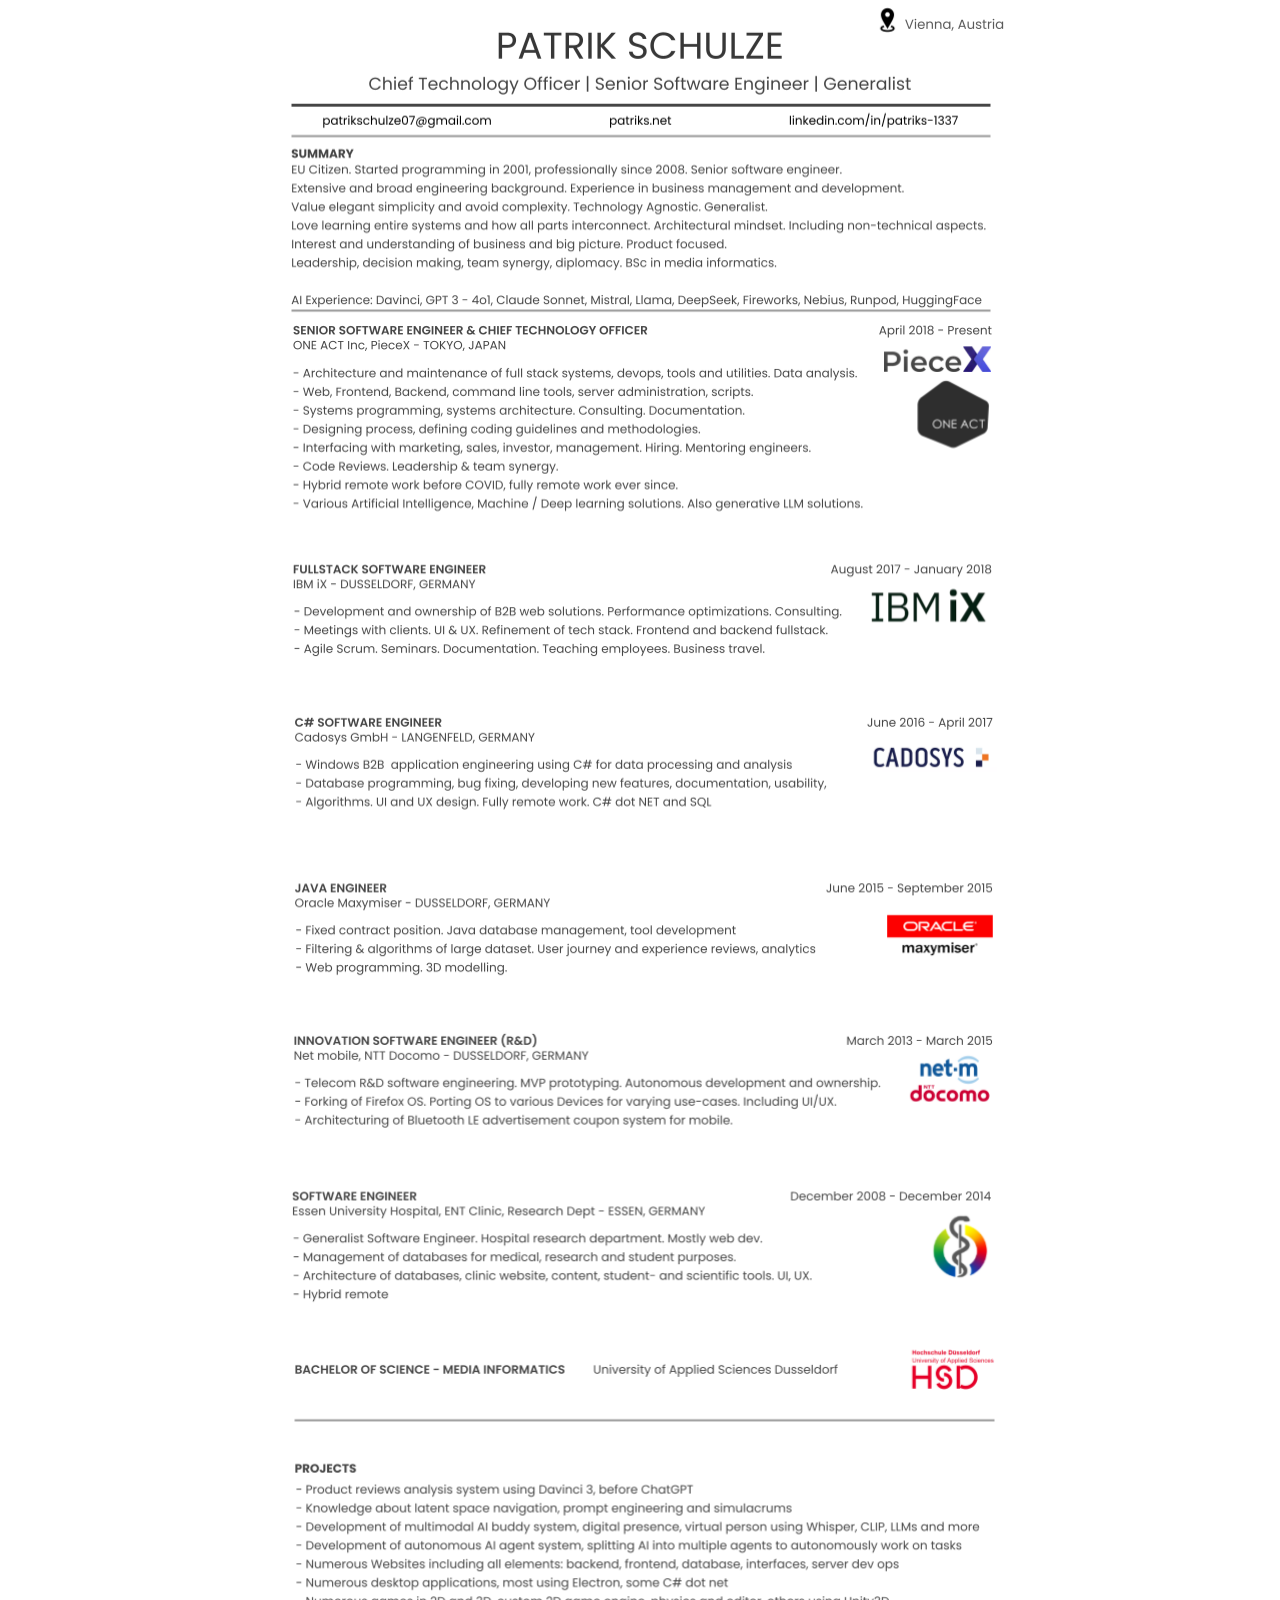
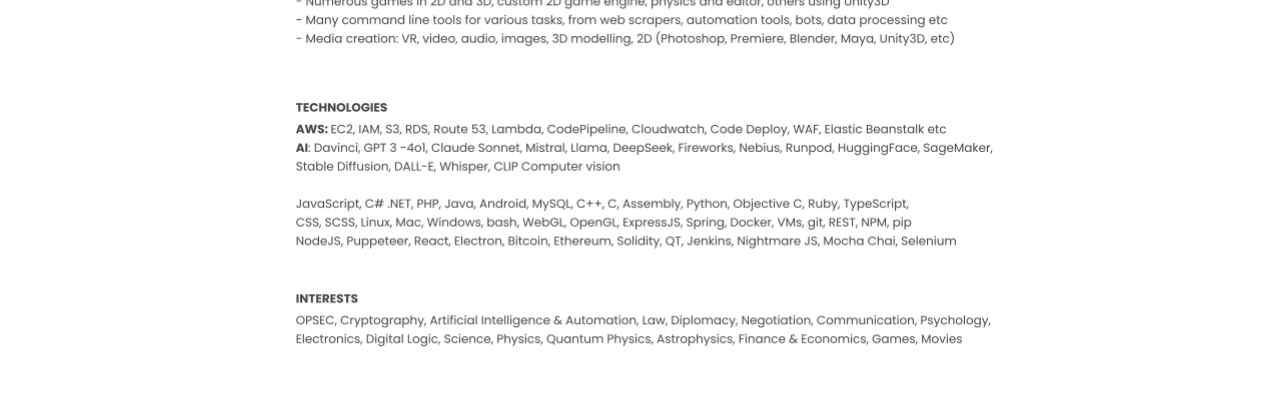
<file: index.html>
<html>
<head>
    <meta charset="UTF-8">

    <link rel="apple-touch-icon" sizes="180x180" href="/apple-icon-180x180.png">
    <link rel="icon" type="image/png" sizes="192x192"  href="/android-icon-192x192.png">
    <link rel="icon" type="image/png" sizes="32x32" href="/favicon-32x32.png">
    <link rel="icon" type="image/png" sizes="96x96" href="/favicon-96x96.png">
    <link rel="icon" type="image/png" sizes="16x16" href="/favicon-16x16.png">
    <meta name="msapplication-TileColor" content="#000000">
    <meta name="msapplication-TileImage" content="/ms-icon-144x144.png">
    <meta name="theme-color" content="#000000">

    <title>Portfolio of Patrik Schulze - CTO. Senior Software Engineer</title>
    <meta name="description" 
    content="Portfolio of Patrik Schulze. CTO. Senior Software Engineer. Skills. Projects. Experience.">

    <meta name="viewport" content="width=device-width, initial-scale=1.0">
    <style>
        body {
            font-family: sans-serif;
            margin: 0;
            padding: 0;
            background-color: #FFF;
            overflow-x: hidden;
        }
        
        body {
            --sb-track-color: #cecece;
            --sb-thumb-color: #383838;
            --sb-size: 10px;
        }

        body::-webkit-scrollbar {
            width: var(--sb-size)
        }

        body::-webkit-scrollbar-track {
            background: var(--sb-track-color);
        }

        body::-webkit-scrollbar-thumb {
            background: var(--sb-thumb-color);
        }

        @supports not selector(::-webkit-scrollbar) {
            body {
                scrollbar-color: var(--sb-thumb-color)
                                var(--sb-track-color);
            }
        }

        a {
            text-decoration: none;
            border: none;
        }

        a:hover {
            text-decoration: none;
            border: none;
        }

        .container {
            min-height: 100vh;
            display: flex;
            justify-content: flex-start;
            align-items: center;
            flex-direction: column;
            overflow-x: hidden;
        }

        .resume_page
        {
            max-width: 793px;
            width: 793px;
            aspect-ratio: 0.79/1;
            background-repeat: no-repeat;
            background-size: 100% auto;
            background-position: center;
            /* image-rendering: crisp-edges; */
        }

        @media (max-width: 800px) {
            .resume_page
            {
                max-width: 100vw;
                width: 100vw;
                aspect-ratio: 0.79/1;
            }
        }
    </style>
</head>
<body>

    <a class="container" href="./RESUME_2024.pdf" target="_blank"> 
        <img class="resume_page" src='./RESUME_2024_1.png' />
        <img class="resume_page" src='./RESUME_2024_2.png' />
    </a>

</body>
</html>
</file>
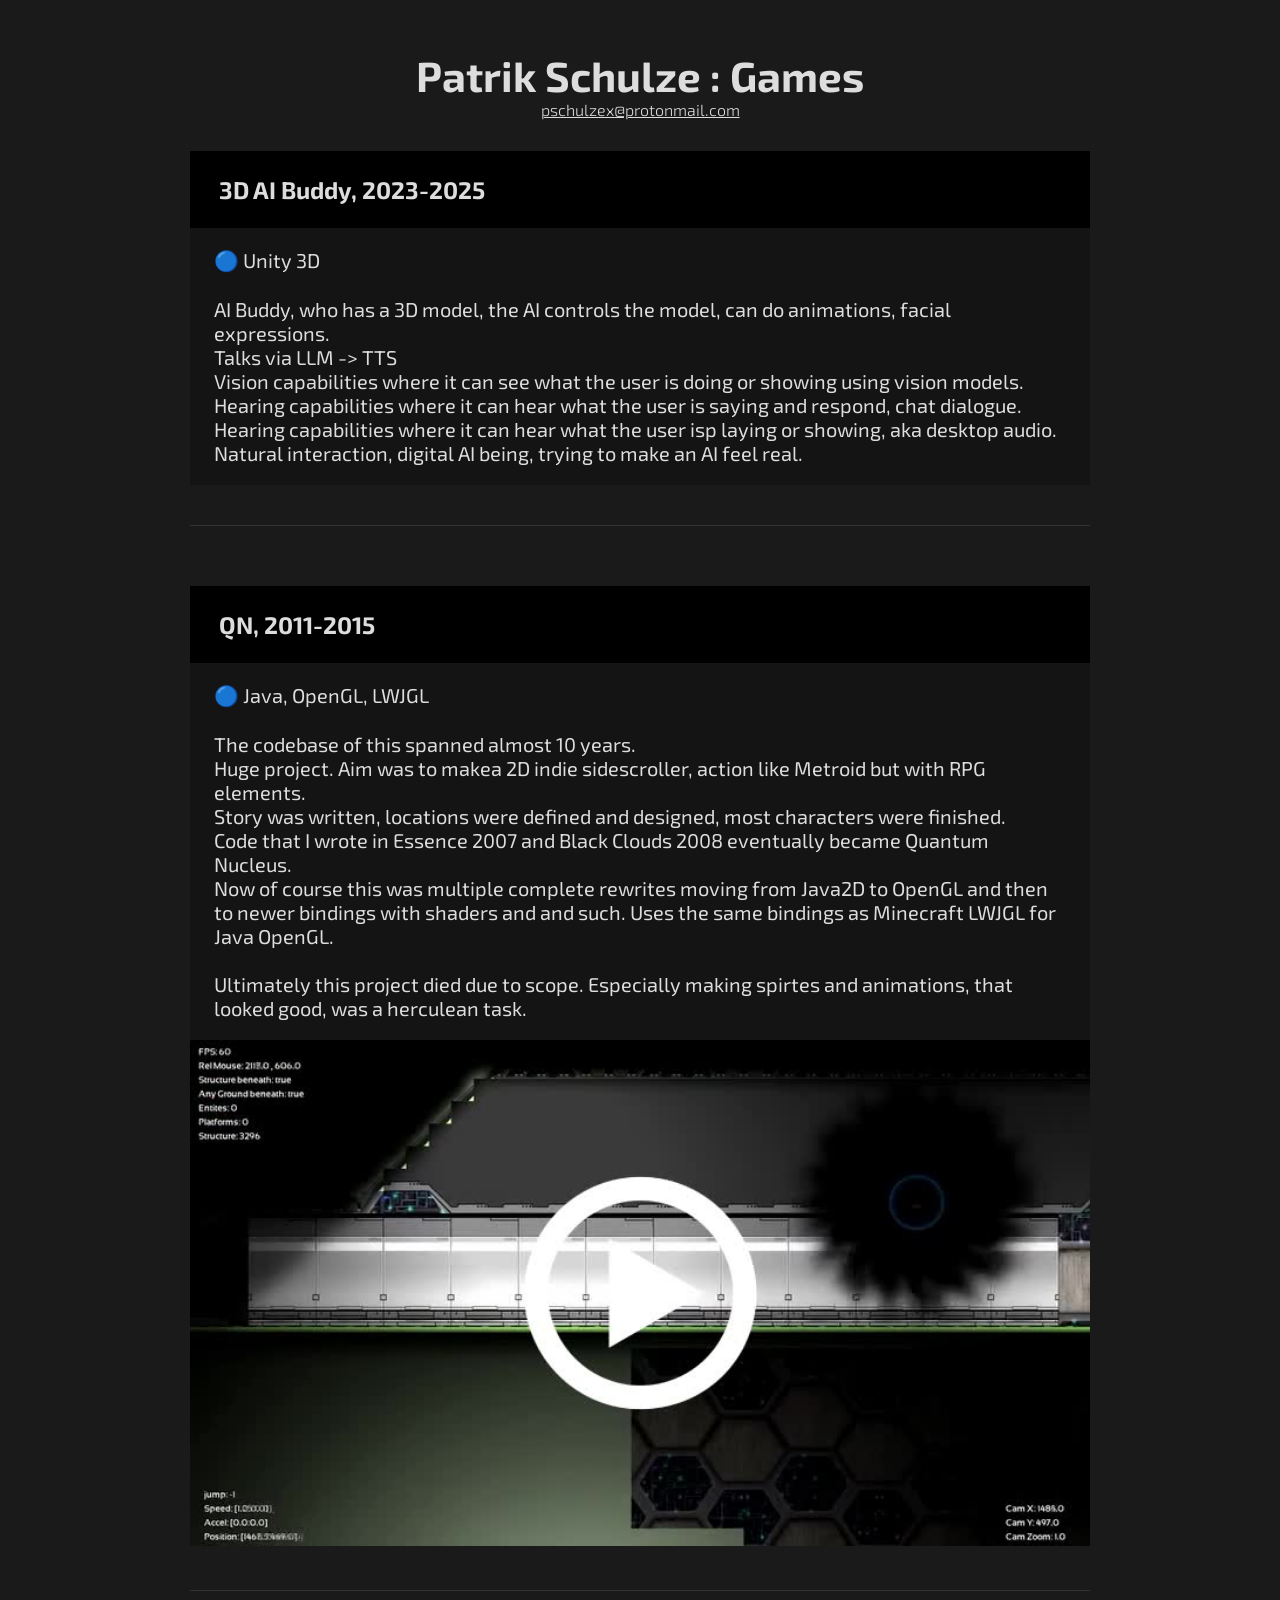
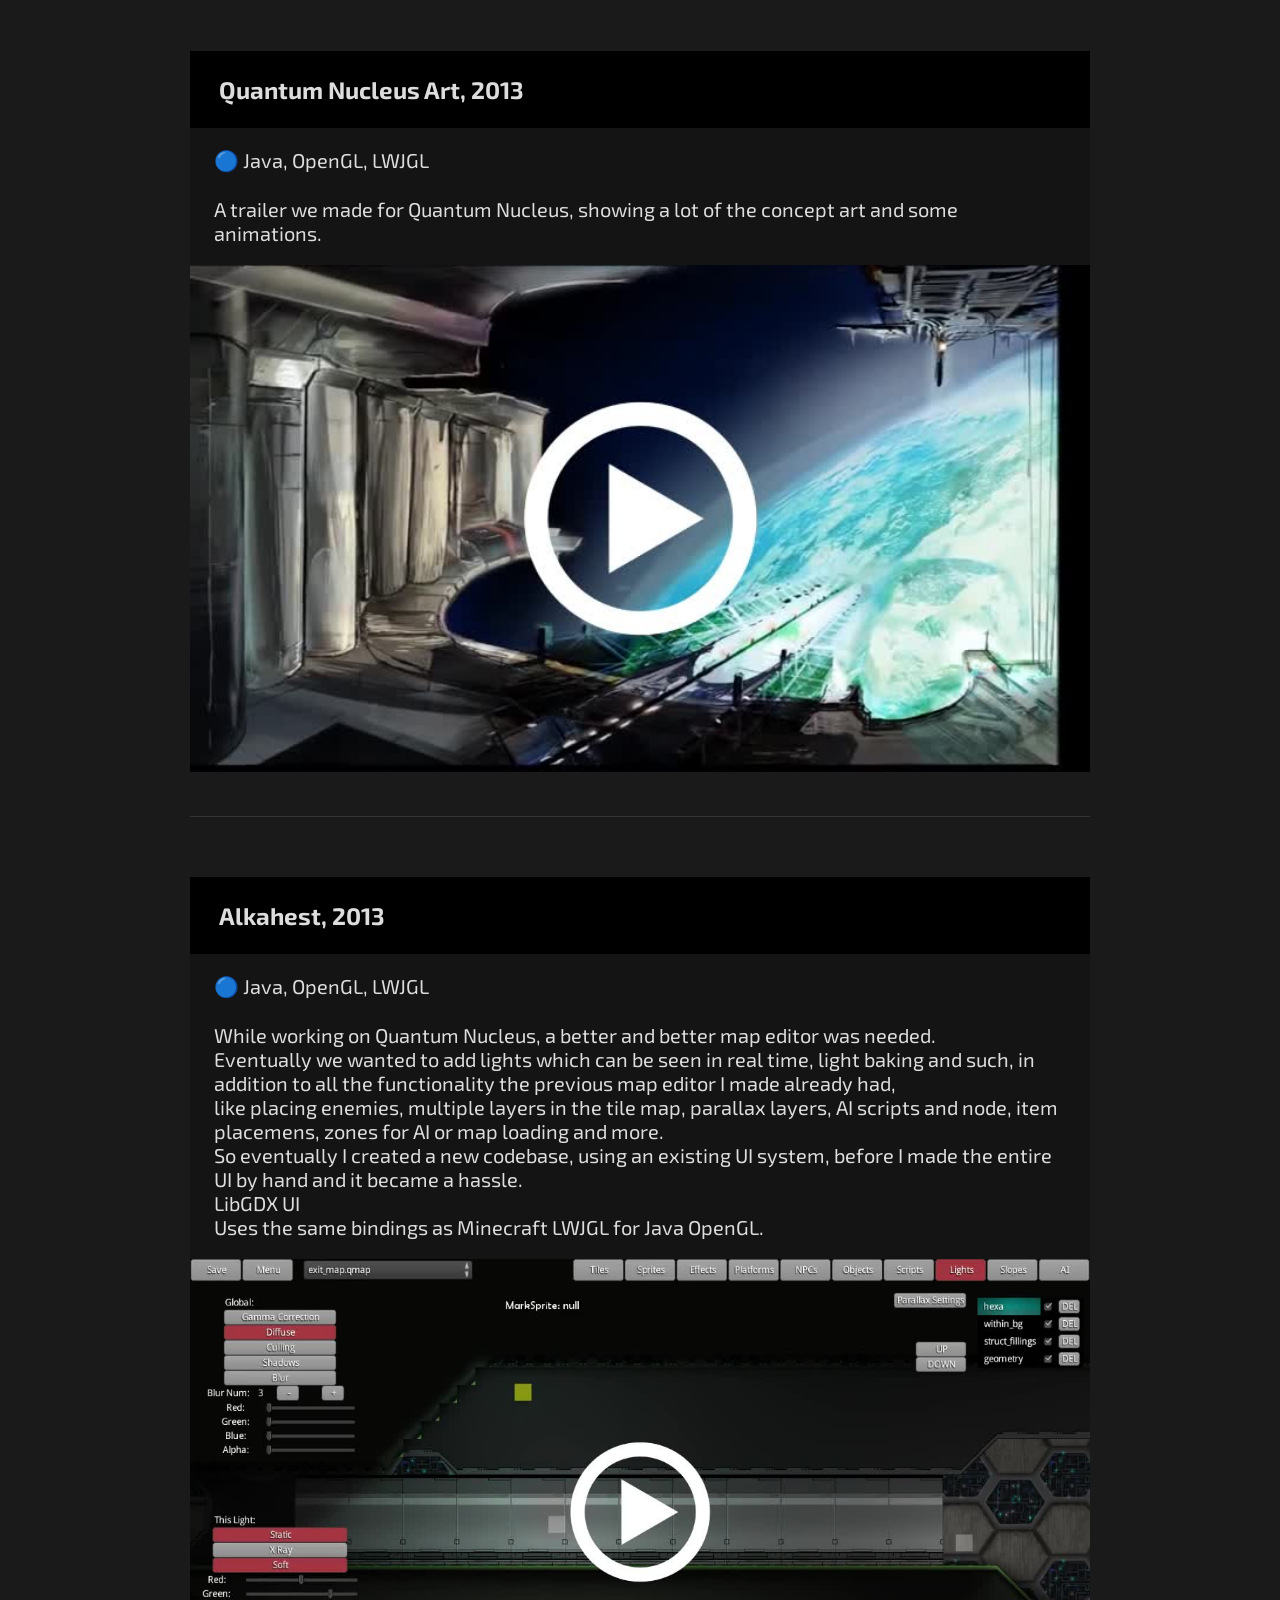
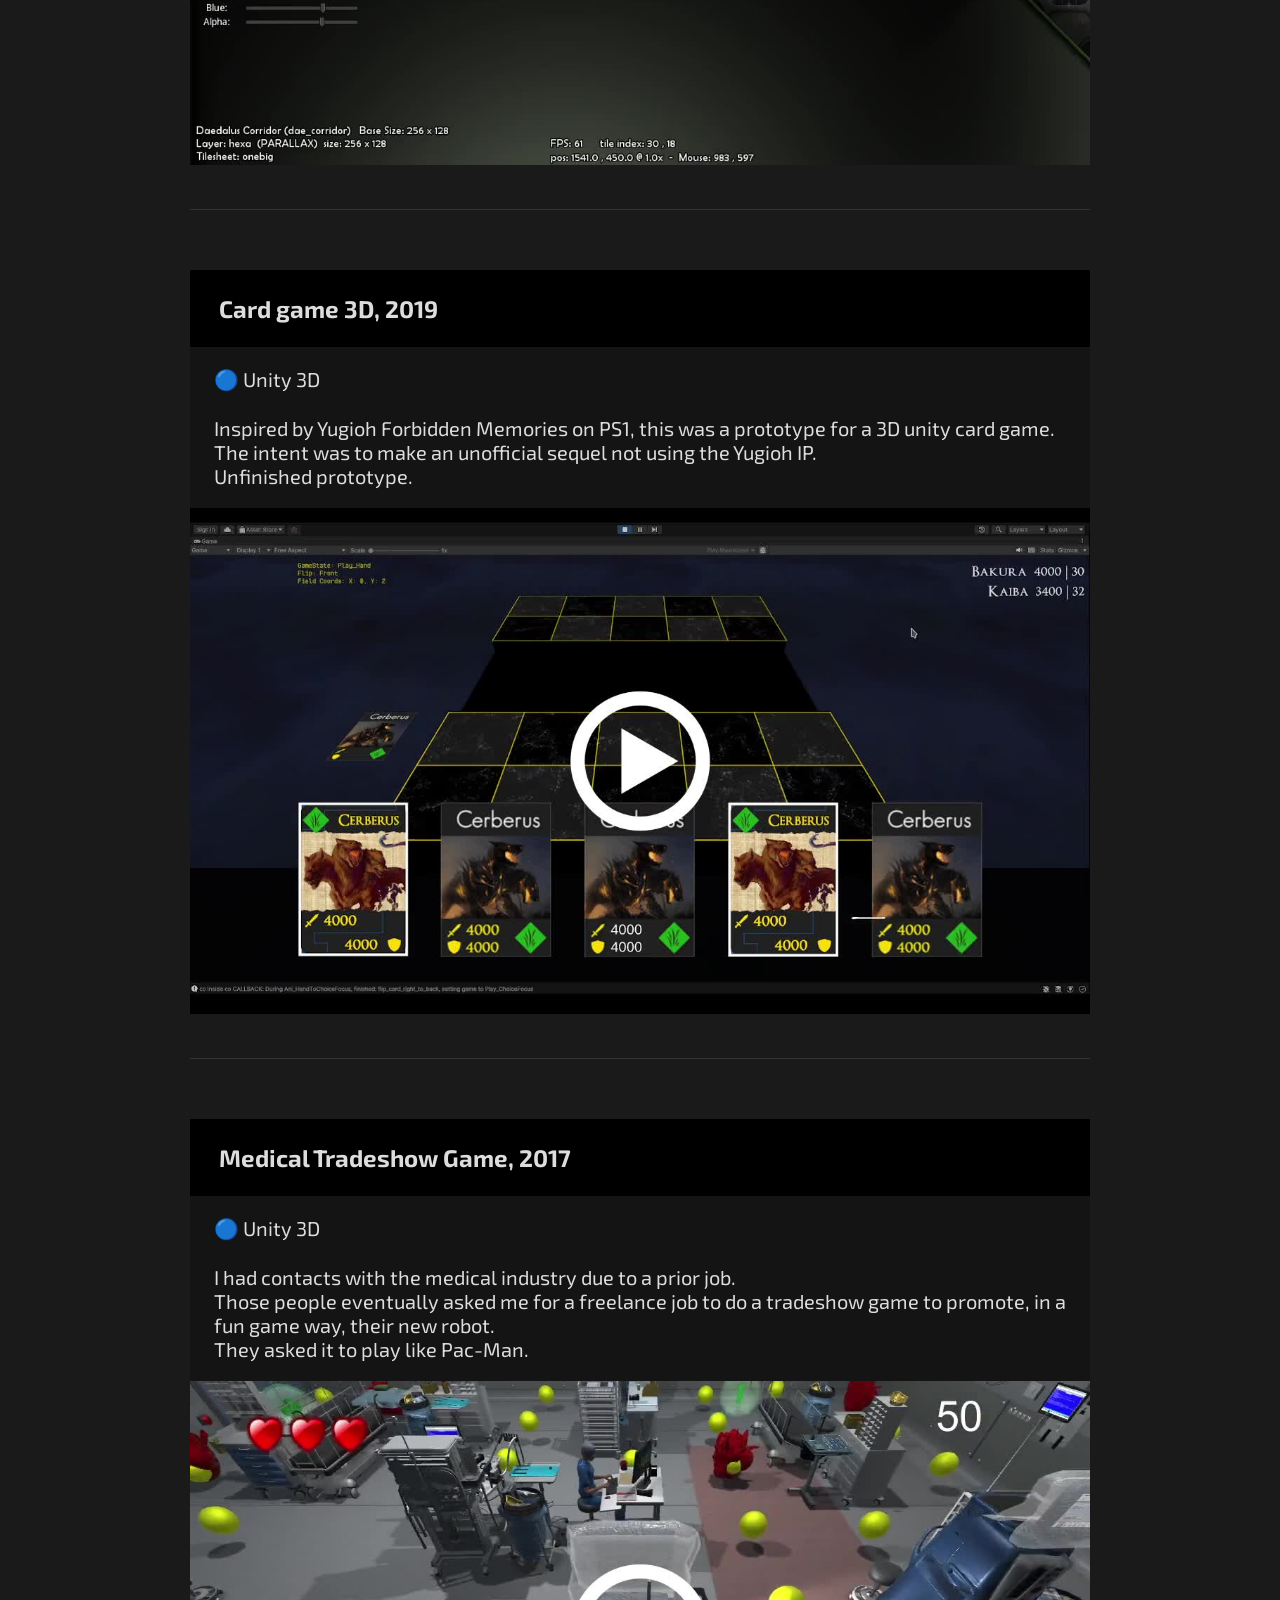
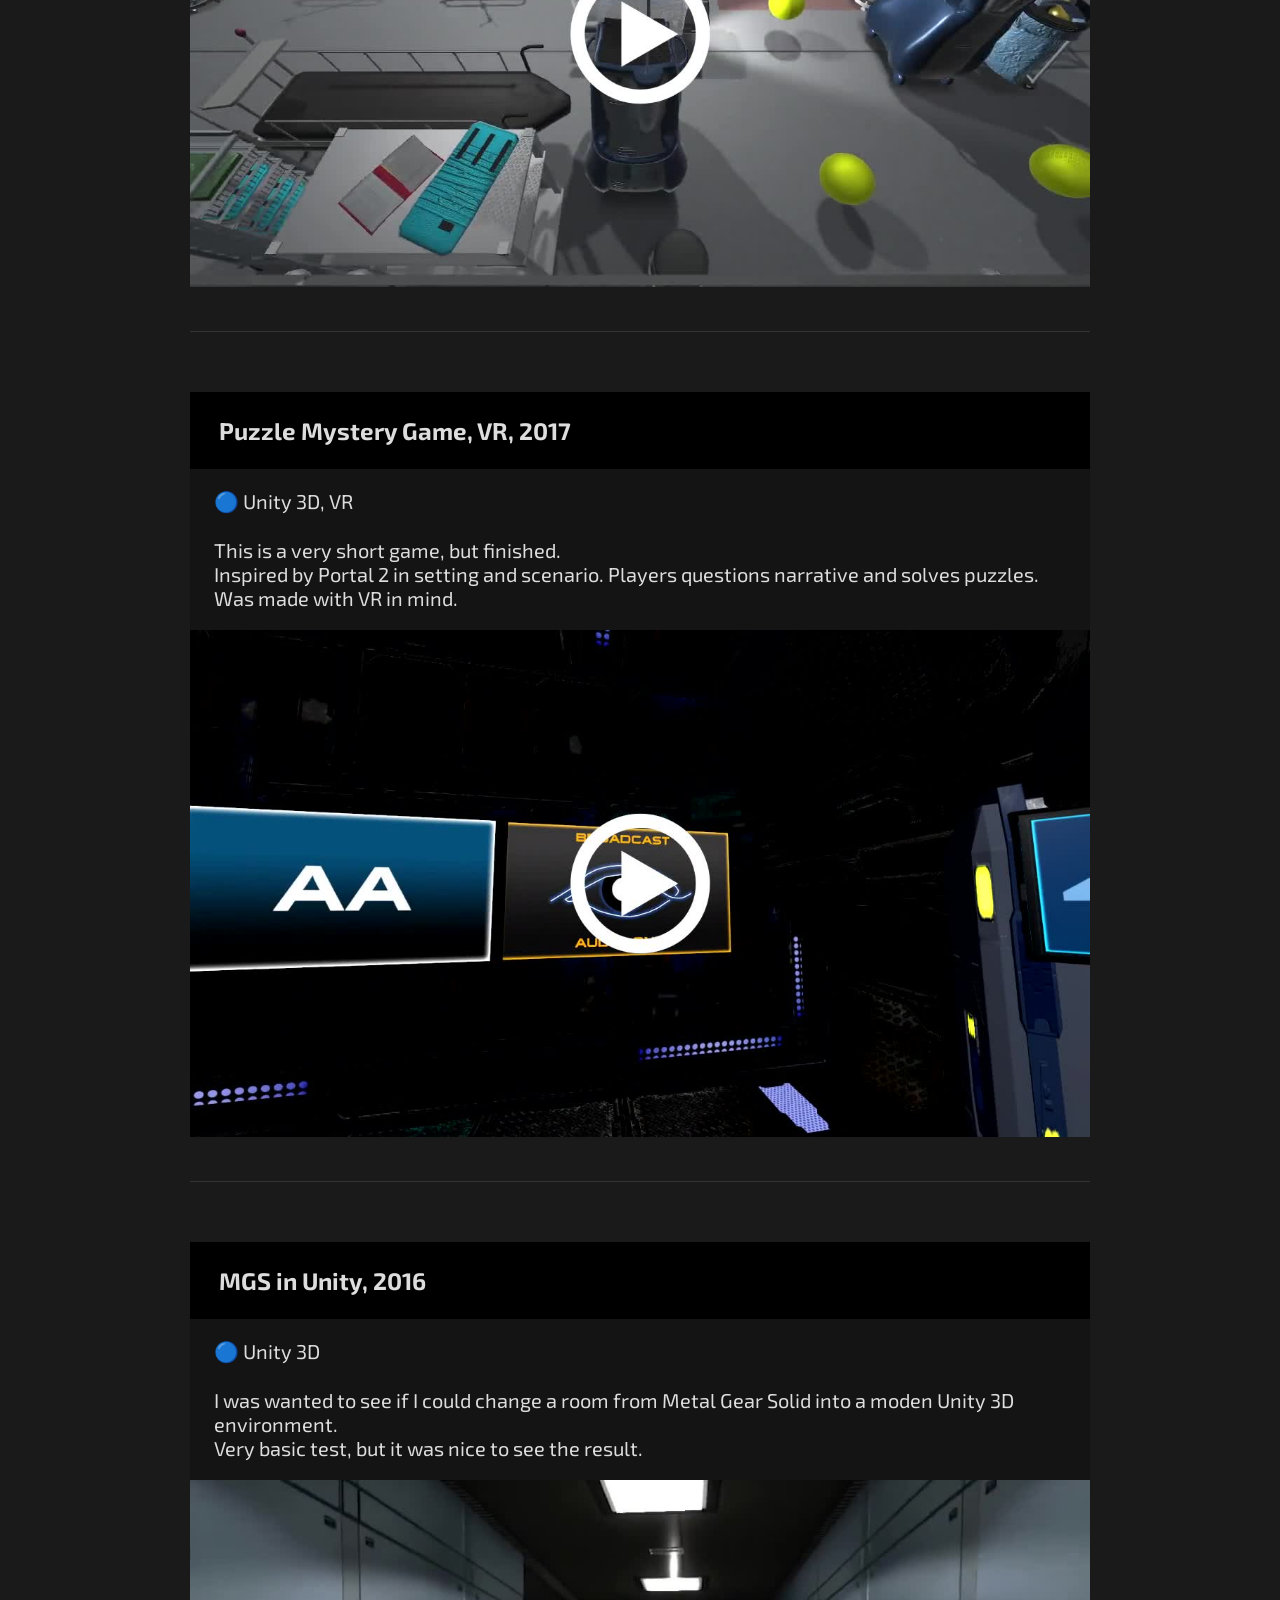
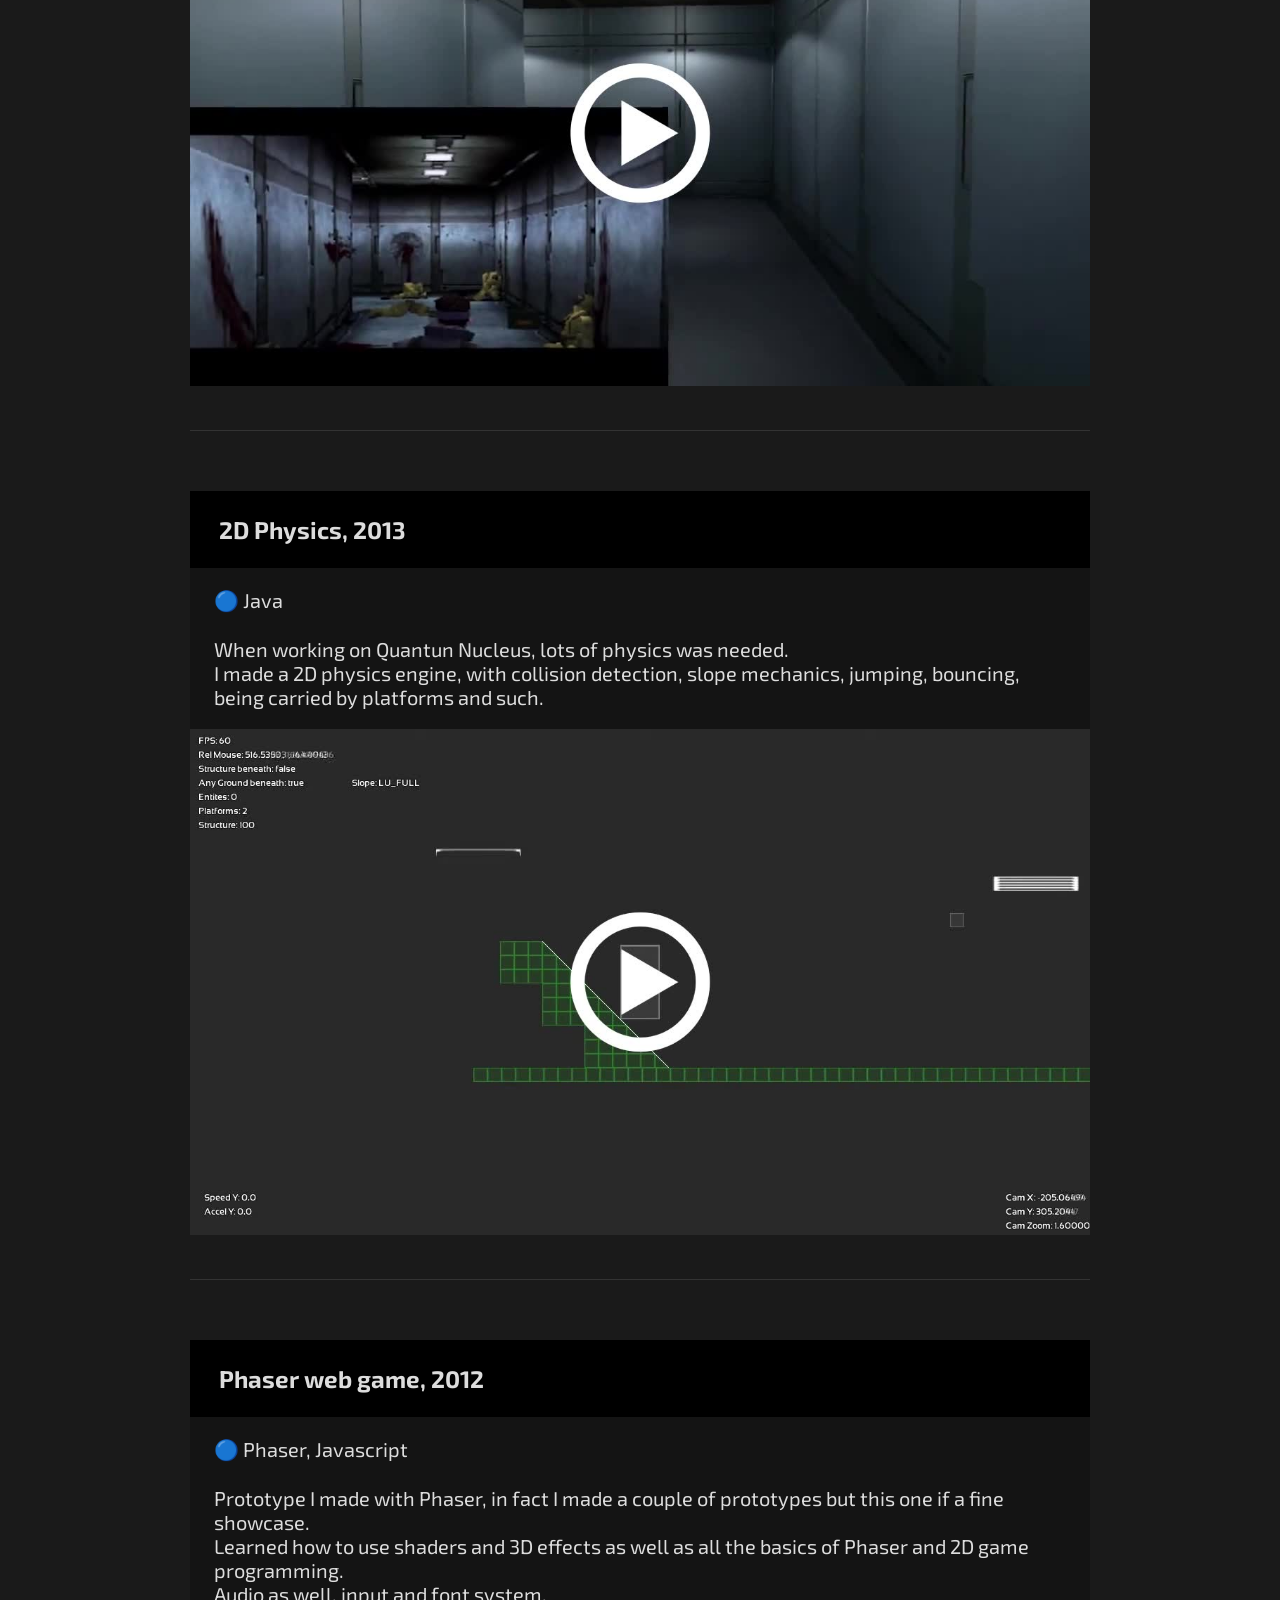
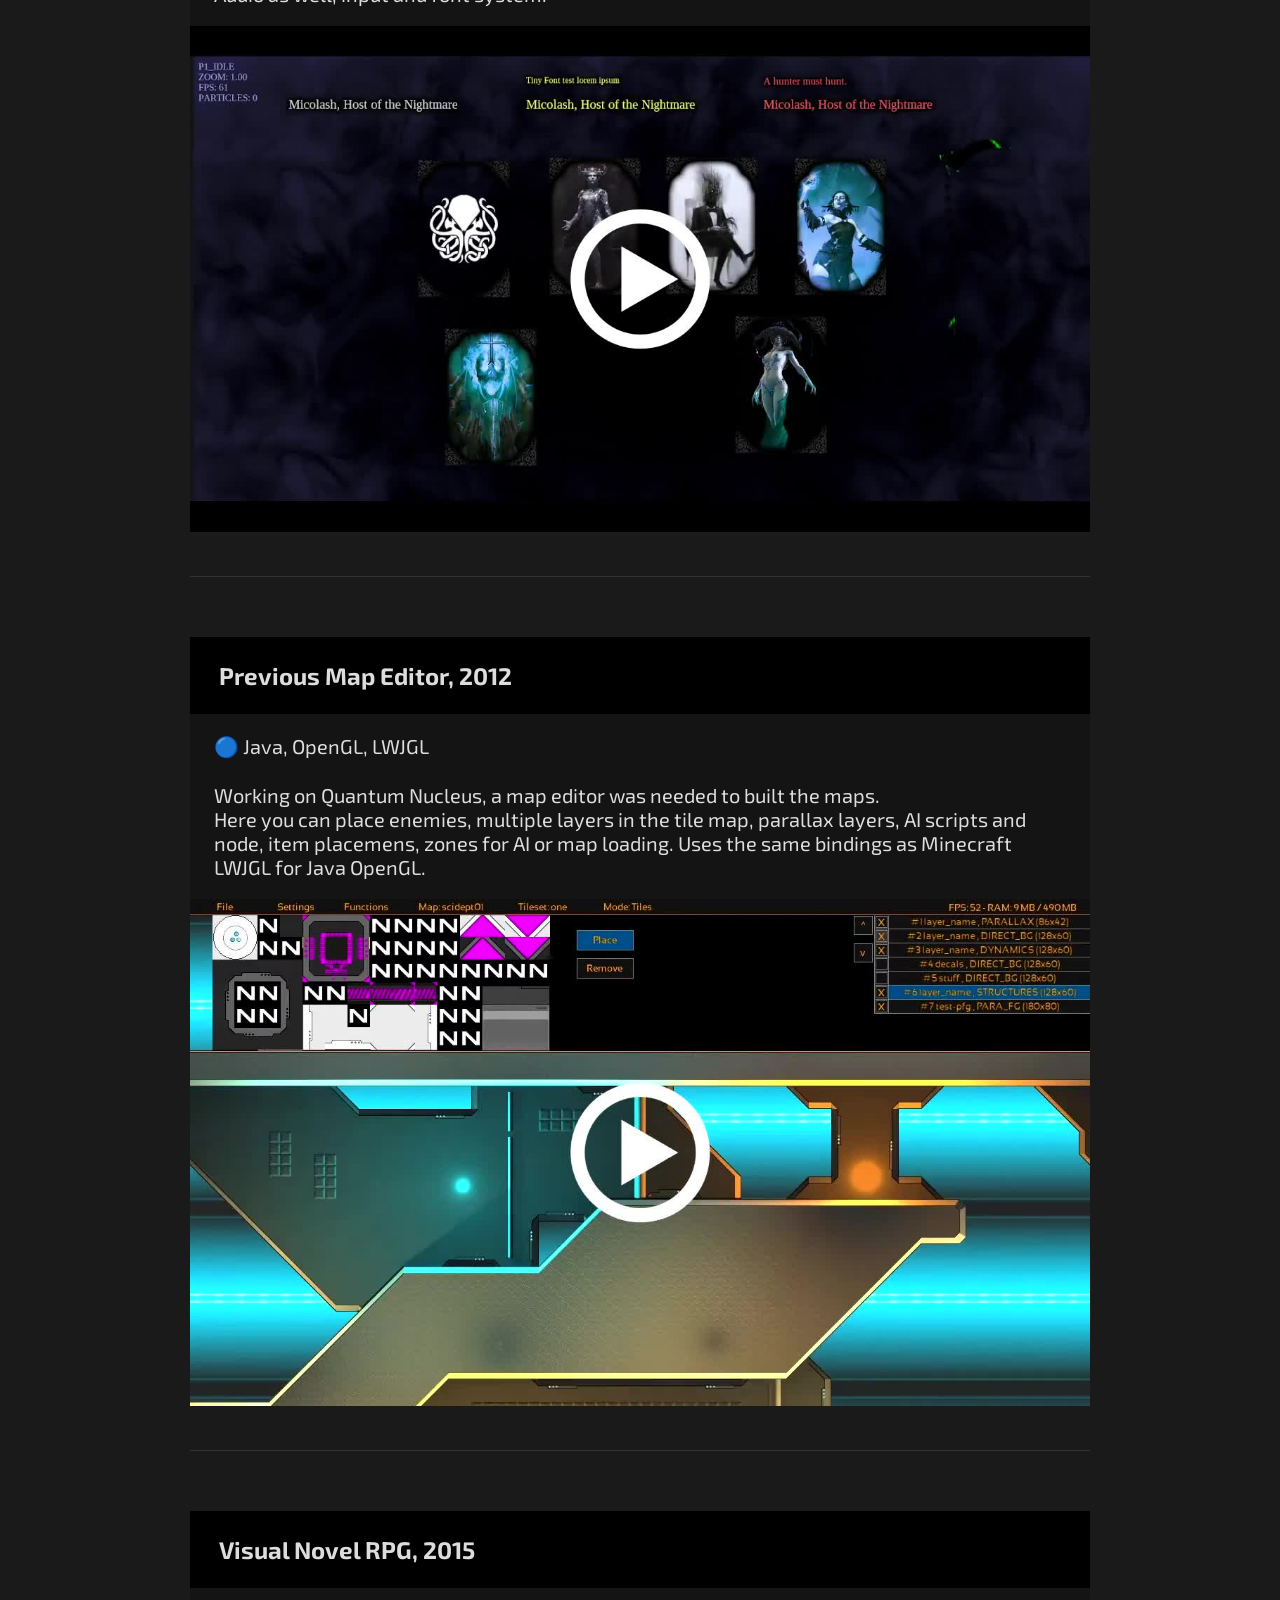
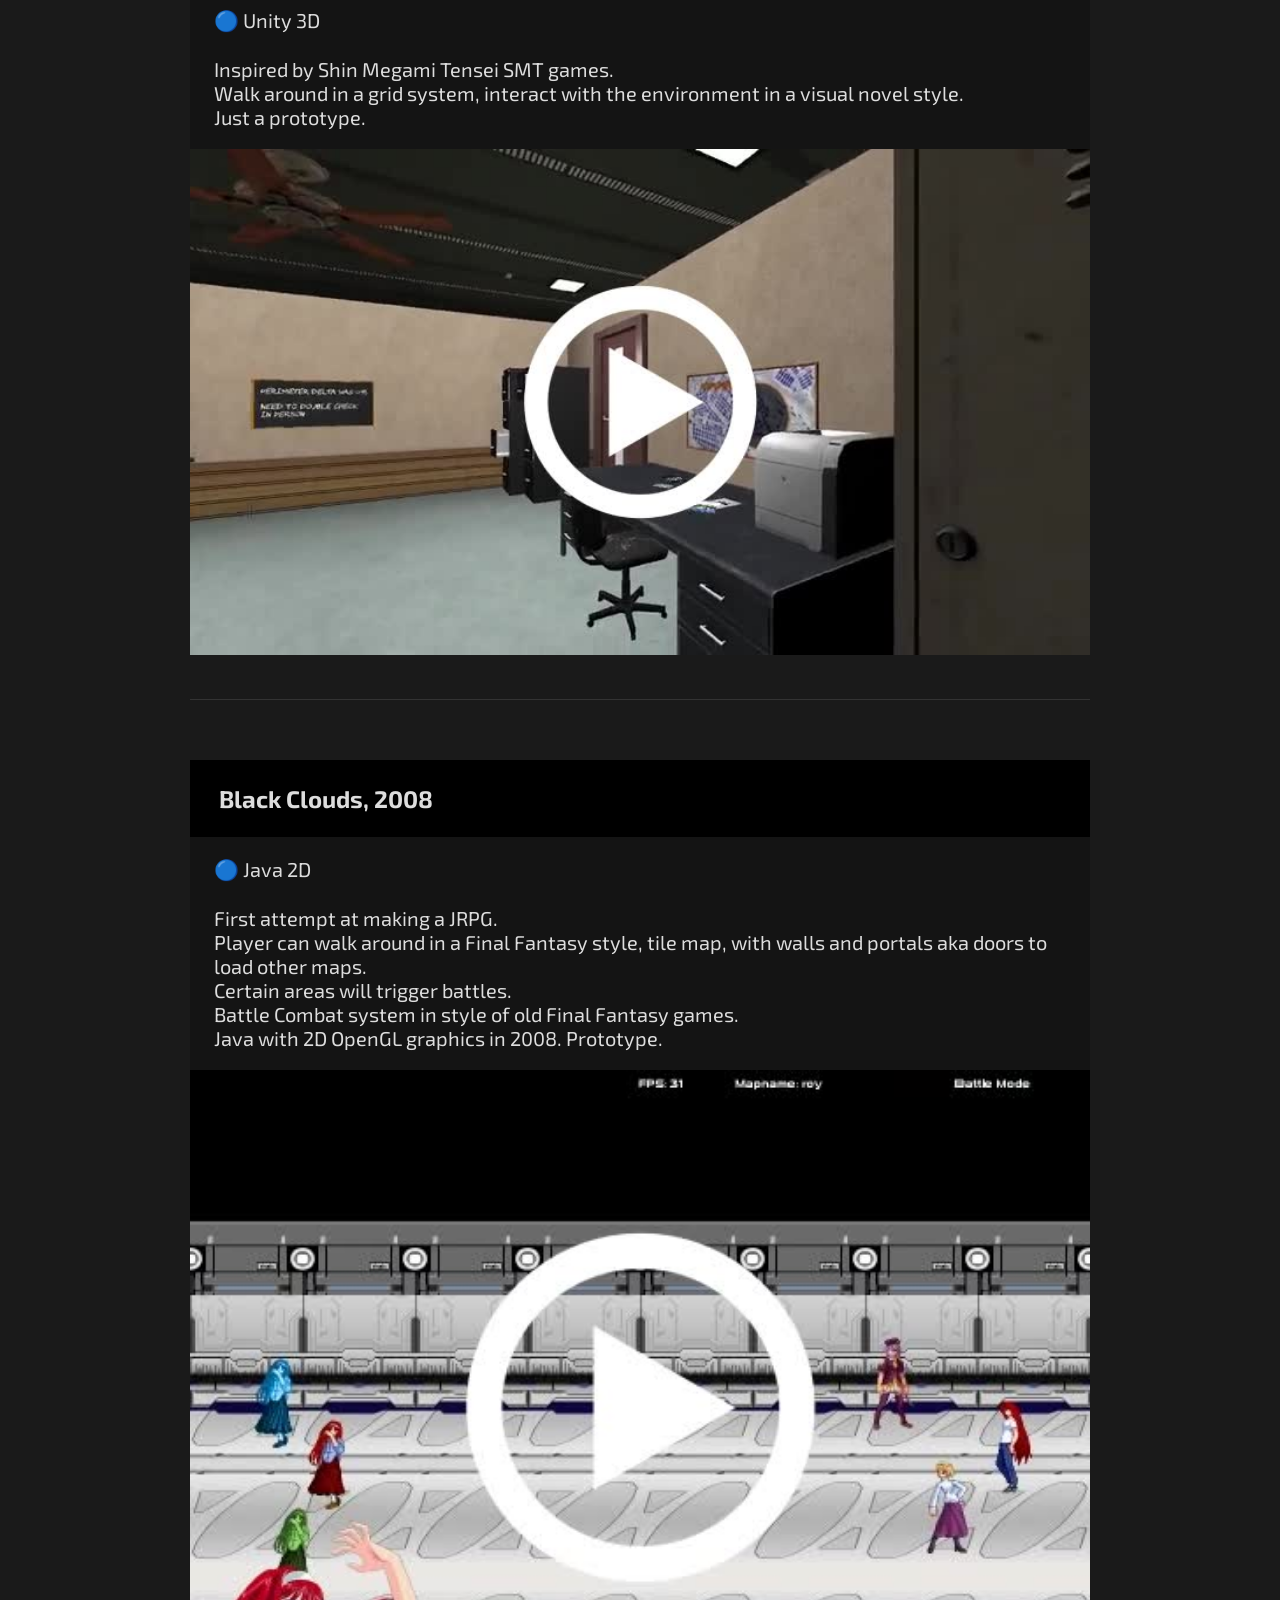
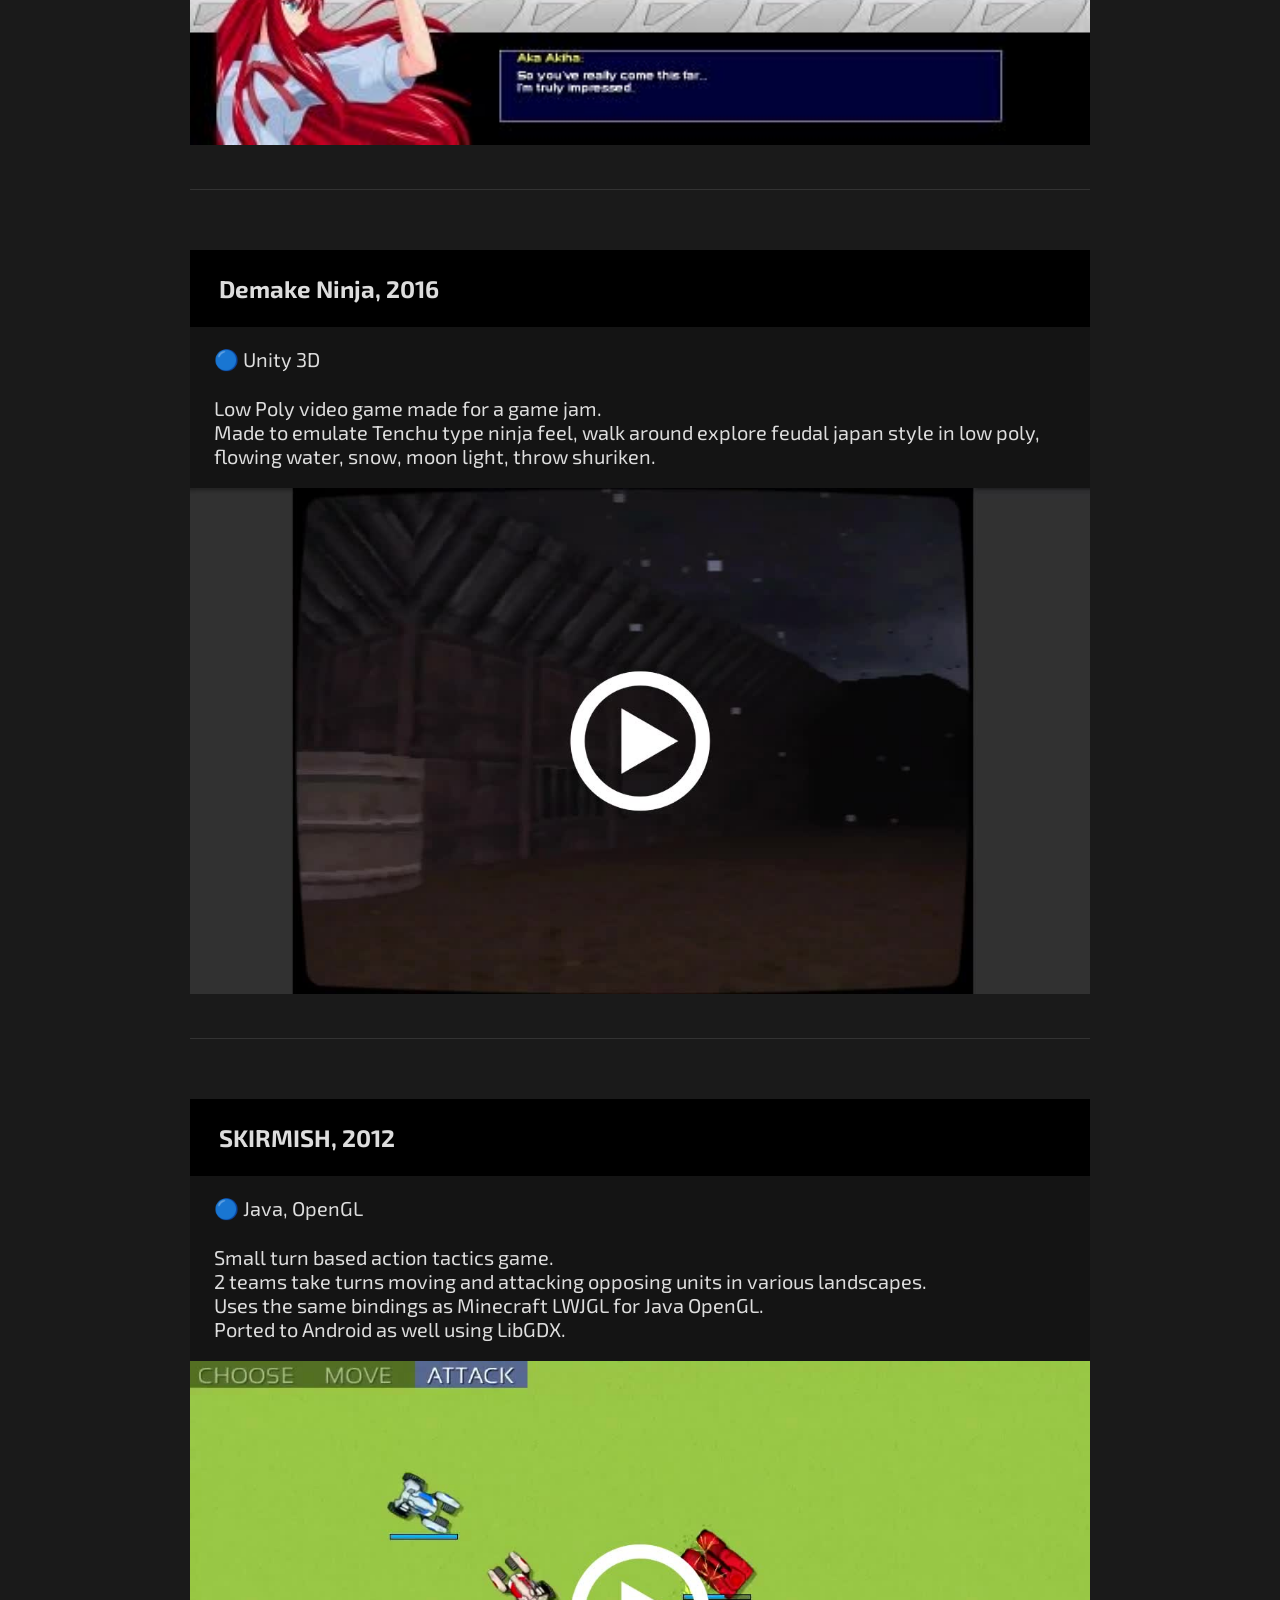
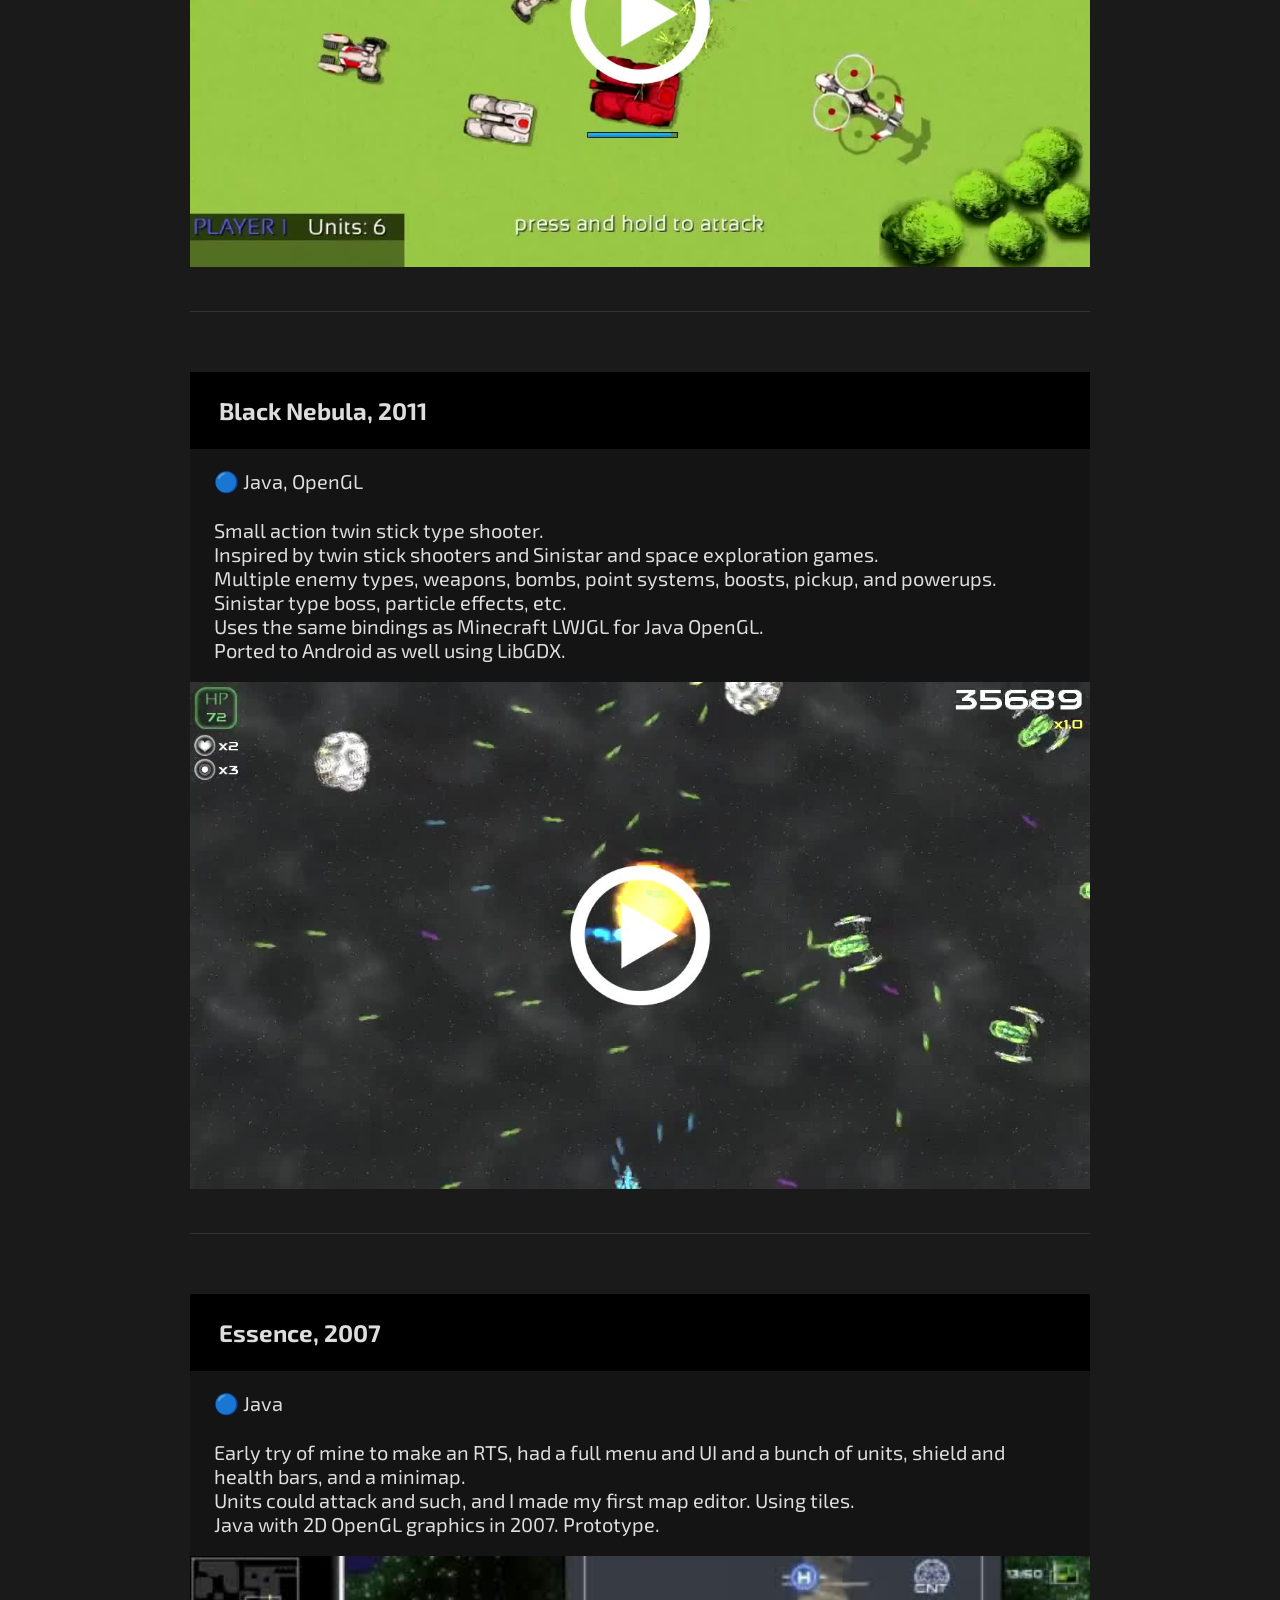
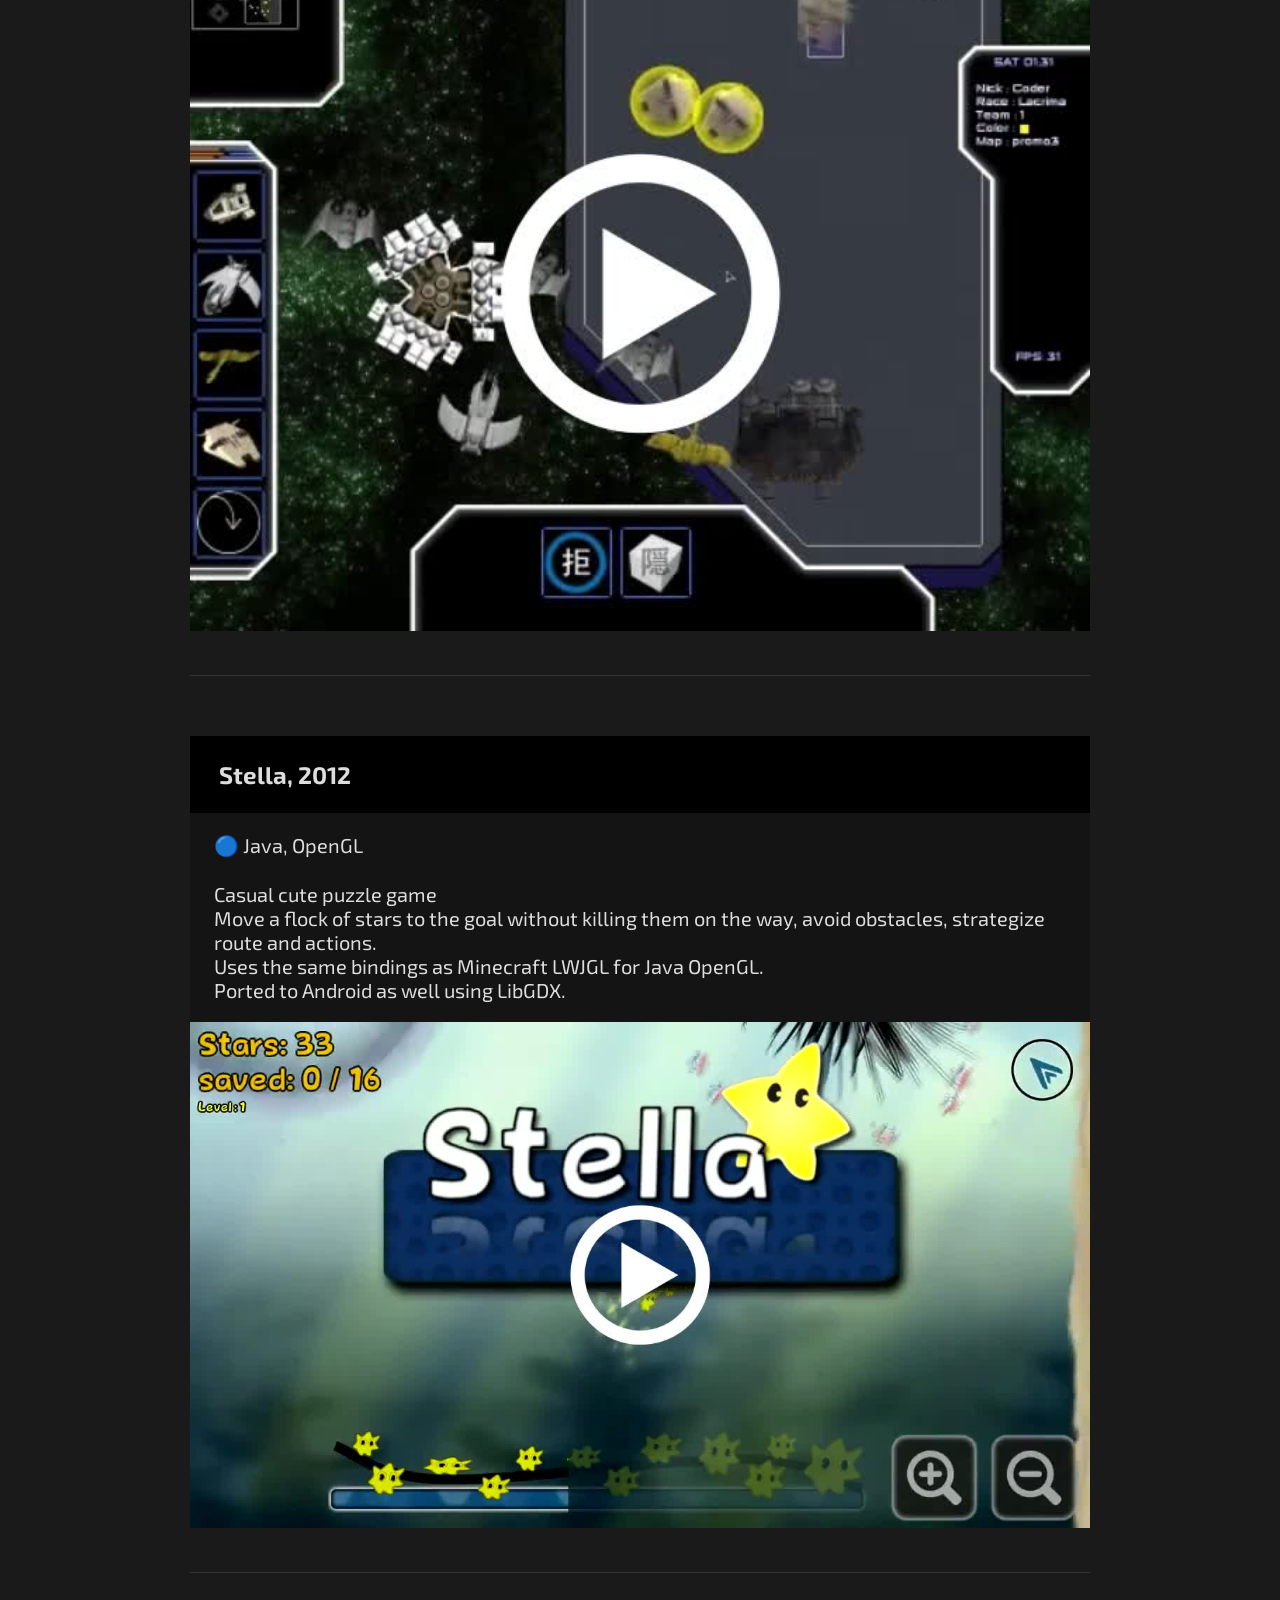
<file: games/index.html>
<!DOCTYPE html>
<html lang="en">
<head>
    <meta charset="UTF-8">
    <meta name="viewport" content="width=device-width, initial-scale=1.0">
    <title>Patrik Schulze : Games</title>
    <link rel="preconnect" href="https://fonts.googleapis.com">
    <link rel="preconnect" href="https://fonts.gstatic.com" crossorigin>
    <link href="https://fonts.googleapis.com/css2?family=Exo+2:ital,wght@0,100..900;1,100..900&display=swap" rel="stylesheet">
    <link rel="stylesheet" href="glightbox.min.css" />
    <script src="./glightbox.min.js"></script>

    <style>
        /*darkmode colors */
        body {
            font-family: "Exo 2", sans-serif;
            background-color: #1a1a1a;
            color: #ddd;
        }

        h1
        {
            font-size: 42px;
            margin: 0;
            margin-top: 1em;
        }

        h4
        {
            font-size: 16px;
            margin: 0 auto;
        }

        h4 a
        {
            font-weight: 300;
            color: #ddd;
        }

        h4 a:hover
        {
            color: #ff0;
        }

        h4 a:visited
        {
            color: #ddd;
        }

        .maingrid
        {
            display: block;
            grid-template-columns: 1fr 1fr;
            gap: 3em;
            margin: 2em;
            place-items: center; 

            max-width: 900px;

        }

        .entry{
            text-align: left;
            font-size: 20px;
            font-weight: 400;
            margin-bottom: 3em;
            width: 100%;

            padding-bottom: 2em;
            border-bottom: 1px solid #333;
        }

        .entry h2
        {
            font-size: 24px;
            padding: 1em 1.2em;
            background-color: black;
            margin: 0;
        }

        .entry p
        {
            padding: 1em 1.2em;
            background-color: #141414;
            margin: 0;
        }

        .media
        {
            width: 100%;
            height: auto;
            display: grid;
            place-items: center;
        }

        .media a
        {
            width: 100%;
            height: auto;
        }

    </style>
    
</head>
<body>

    <div style="display: grid; place-items: center;">
        <h1>Patrik Schulze : Games</h1>
        <h4><a href='mailto:pschulzex@protonmail.com'>pschulzex@protonmail.com</a></h4>
        <div class="maingrid" >

            <div class="entry">
                <h2>3D AI Buddy, 2023-2025</h2>
                <p>
                    🔵 Unity 3D<br /><br />
                    AI Buddy, who has a 3D model, the AI controls the model, can do animations, facial expressions.<br />
                    Talks via LLM -> TTS<br />
                    Vision capabilities where it can see what the user is doing or showing using vision models.<br />
                    Hearing capabilities where it can hear what the user is saying and respond, chat dialogue.<br />
                    Hearing capabilities where it can hear what the user isp laying or showing, aka desktop audio.<br />
                    Natural interaction, digital AI being, trying to make an AI feel real.
                </p>
            </div>

            <div class="entry">
                <h2>QN, 2011-2015</h2>
                <p>
                    🔵 Java, OpenGL, LWJGL<br /><br />
                    The codebase of this spanned almost 10 years.<br />
                    Huge project. Aim was to makea 2D indie sidescroller, action like Metroid but with RPG elements. <br />
                    Story was written, locations were defined and designed, most characters were finished.<br />
                    Code that I wrote in Essence 2007 and Black Clouds 2008 eventually became Quantum Nucleus. <br />
                    Now of course this was multiple complete rewrites moving from Java2D to OpenGL and then to newer bindings with shaders and and such.
                    Uses the same bindings as Minecraft LWJGL for Java OpenGL.<br /><br />
                    Ultimately this project died due to scope. Especially making spirtes and animations, that looked good, was a herculean task.
                </p>
                <div class="media">
                    <a href="./videos/qn.mp4" class="glightbox2">
                        <img src="./videos/qn.jpg" alt="image" style="width: 100%; height: auto;" />
                    </a>
                </div>
            </div>

            <div class="entry">
                <h2>Quantum Nucleus Art, 2013</h2>
                <p>
                    🔵 Java, OpenGL, LWJGL<br /><br />
                    A trailer we made for Quantum Nucleus, showing a lot of the concept art and some animations.
                </p>
                <div class="media">
                    <a href="./videos/qn_artmusic.mp4" class="glightbox2">
                        <img src="./videos/qn_artmusic.jpg" alt="image" style="width: 100%; height: auto;" />
                    </a>
                </div>
            </div>

            <div class="entry">
                <h2>Alkahest, 2013</h2>
                <p>
                    🔵 Java, OpenGL, LWJGL<br /><br />
                    While working on Quantum Nucleus, a better and better map editor was needed. <br />
                    Eventually we wanted to add lights which can be seen in real time, light baking and such, in addition to all the functionality the previous map editor I made already had,<br />
                    like placing enemies, multiple layers in the tile map, parallax layers, AI scripts and node, item placemens, zones for AI or map loading and more.<br />
                    So eventually I created a new codebase, using an existing UI system, before I made the entire UI by hand and it became a hassle. <br />
                    LibGDX UI<br />
                    Uses the same bindings as Minecraft LWJGL for Java OpenGL.<br />
                </p>
                <div class="media">
                    <a href="./videos/alkahest.mp4" class="glightbox2">
                        <img src="./videos/alkahest.jpg" alt="image" style="width: 100%; height: auto;" />
                    </a>
                </div>
            </div>

            <div class="entry">
                <h2>Card game 3D, 2019</h2>
                <p>
                    🔵 Unity 3D<br /><br />
                    Inspired by Yugioh Forbidden Memories on PS1, this was a prototype for a 3D unity card game.<br />
                    The intent was to make an unofficial sequel not using the Yugioh IP.<br />
                    Unfinished prototype.
                </p>
                <div class="media">
                    <a href="./videos/fm.mp4" class="glightbox2">
                        <img src="./videos/fm.jpg" alt="image" style="width: 100%; height: auto;" />
                    </a>
                </div>
            </div>

            <div class="entry">
                <h2>Medical Tradeshow Game, 2017</h2>
                <p>
                    🔵 Unity 3D<br /><br />
                    I had contacts with the medical industry due to a prior job. <br />
                    Those people eventually asked me for a freelance job to do a tradeshow game to promote, in a fun game way, their new robot.<br />
                    They asked it to play like Pac-Man.
                </p>
                <div class="media">
                    <a href="./videos/medrorobotics.mp4" class="glightbox2">
                        <img src="./videos/medrorobotics.jpg" alt="image" style="width: 100%; height: auto;" />
                    </a>
                </div>
            </div>

            <div class="entry">
                <h2>Puzzle Mystery Game, VR, 2017</h2>
                <p>
                    🔵 Unity 3D, VR<br /><br />
                    This is a very short game, but finished. <br />
                    Inspired by Portal 2 in setting and scenario. Players questions narrative and solves puzzles. <br />
                    Was made with VR in mind.
                </p>
                <div class="media">
                    <a href="./videos/thesis.mp4" class="glightbox2">
                        <img src="./videos/thesis.jpg" alt="image" style="width: 100%; height: auto;" />
                    </a>
                </div>
            </div>

            <div class="entry">
                <h2>MGS in Unity, 2016</h2>
                <p>
                    🔵 Unity 3D<br /><br />
                    I was wanted to see if I could change a room from Metal Gear Solid into a moden Unity 3D environment.<br />
                    Very basic test, but it was nice to see the result.
                </p>
                <div class="media">
                    <a href="./videos/mgs.mp4" class="glightbox2">
                        <img src="./videos/mgs.jpg" alt="image" style="width: 100%; height: auto;" />
                    </a>
                </div>
            </div>

            <div class="entry">
                <h2>2D Physics, 2013</h2>
                <p>
                    🔵 Java<br /><br />
                    When working on Quantun Nucleus, lots of physics was needed. <br />
                    I made a 2D physics engine, with collision detection, slope mechanics, jumping, bouncing, being carried by platforms and such.
                </p>
                <div class="media">
                    <a href="./videos/physics.mp4" class="glightbox2">
                        <img src="./videos/physics.jpg" alt="image" style="width: 100%; height: auto;" />
                    </a>
                </div>
            </div>

            <div class="entry">
                <h2>Phaser web game, 2012</h2>
                <p>
                    🔵 Phaser, Javascript<br /><br />
                    Prototype I made with Phaser, in fact I made a couple of prototypes but this one if a fine showcase. <br />
                    Learned how to use shaders and 3D effects as well as all the basics of Phaser and 2D game programming.<br />
                    Audio as well, input and font system.
                </p>
                <div class="media">
                    <a href="./videos/phaser.mp4" class="glightbox2">
                        <img src="./videos/phaser.jpg" alt="image" style="width: 100%; height: auto;" />
                    </a>
                </div>
            </div>

            <div class="entry">
                <h2>Previous Map Editor, 2012</h2>
                <p>
                    🔵 Java, OpenGL, LWJGL<br /><br />
                    Working on Quantum Nucleus, a map editor was needed to built the maps. <br />
                    Here you can place enemies, multiple layers in the tile map, parallax layers, AI scripts and node, item placemens, zones for AI or map loading.
                    Uses the same bindings as Minecraft LWJGL for Java OpenGL.<br />
                </p>
                <div class="media">
                    <a href="./videos/old_mapeditor.mp4" class="glightbox2">
                        <img src="./videos/old_mapeditor.jpg" alt="image" style="width: 100%; height: auto;" />
                    </a>
                </div>
            </div>

            <div class="entry">
                <h2>Visual Novel RPG, 2015</h2>
                <p>
                    🔵 Unity 3D<br /><br />
                    Inspired by Shin Megami Tensei SMT games.<br />
                    Walk around in a grid system, interact with the environment in a visual novel style.<br />
                    Just a prototype.
                </p>
                <div class="media">
                    <a href="./videos/smt.mp4" class="glightbox2">
                        <img src="./videos/smt.jpg" alt="image" style="width: 100%; height: auto;" />
                    </a>
                </div>
            </div>

            <div class="entry">
                <h2>Black Clouds, 2008</h2>
                <p>
                    🔵 Java 2D<br /><br />
                    First attempt at making a JRPG. <br />
                    Player can walk around in a Final Fantasy style, tile map, with walls and portals aka doors to load other maps.<br />
                    Certain areas will trigger battles.<br />
                    Battle Combat system in style of old Final Fantasy games. <br />
                    Java with 2D OpenGL graphics in 2008. Prototype.
                </p>
                <div class="media">
                    <a href="./videos/black_clouds.mp4" class="glightbox2">
                        <img src="./videos/black_clouds.jpg" alt="image" style="width: 100%; height: auto;" />
                    </a>
                </div>
            </div>

            <div class="entry">
                <h2>Demake Ninja, 2016</h2>
                <p>
                    🔵 Unity 3D<br /><br />
                    Low Poly video game made for a game jam. <br />
                    Made to emulate Tenchu type ninja feel, walk around explore feudal japan style in low poly, flowing water, snow, moon light, throw shuriken.
                </p>
                <div class="media">
                    <a href="./videos/demake_ninja.mp4" class="glightbox2">
                        <img src="./videos/demake_ninja.jpg" alt="image" style="width: 100%; height: auto;" />
                    </a>
                </div>
            </div>

            <div class="entry">
                <h2>SKIRMISH, 2012</h2>
                <p>
                    🔵 Java, OpenGL<br /><br />
                    Small turn based action tactics game.<br />
                    2 teams take turns moving and attacking opposing units in various landscapes.<br />
                    Uses the same bindings as Minecraft LWJGL for Java OpenGL.<br />
                    Ported to Android as well using LibGDX.<br />
                </p>
                <div class="media">
                    <a href="./videos/skirmish.mp4" class="glightbox2">
                        <img src="./videos/skirmish.jpg" alt="image" style="width: 100%; height: auto;" />
                    </a>
                </div>
            </div>

            <div class="entry">
                <h2>Black Nebula, 2011</h2>
                <p>
                    🔵 Java, OpenGL<br /><br />
                    Small action twin stick type shooter.<br />
                    Inspired by twin stick shooters and Sinistar and space exploration games.<br />
                    Multiple enemy types, weapons, bombs, point systems, boosts, pickup, and powerups.<br />
                    Sinistar type boss, particle effects, etc.<br />
                    Uses the same bindings as Minecraft LWJGL for Java OpenGL.<br />
                    Ported to Android as well using LibGDX.<br />
                </p>
                <div class="media">
                    <a href="./videos/black_nebula.mp4" class="glightbox2">
                        <img src="./videos/black_nebula.jpg" alt="image" style="width: 100%; height: auto;" />
                    </a>
                </div>
            </div>

            <div class="entry">
                <h2>Essence, 2007</h2>
                <p>
                    🔵 Java<br /><br />
                    Early try of mine to make an RTS, had a full menu and UI and a bunch of units, shield and health bars, and a minimap.<br />
                    Units could attack and such, and I made my first map editor. Using tiles.<br />
                    Java with 2D OpenGL graphics in 2007. Prototype.
                </p>
                <div class="media">
                    <a href="./videos/essence.mp4" class="glightbox2">
                        <img src="./videos/essence.jpg" alt="image" style="width: 100%; height: auto;" />
                    </a>
                </div>
            </div>

            <div class="entry">
                <h2>Stella, 2012</h2>
                <p>
                    🔵 Java, OpenGL<br /><br />
                    Casual cute puzzle game<br />
                    Move a flock of stars to the goal without killing them on the way, avoid obstacles, strategize route and actions.<br />
                    Uses the same bindings as Minecraft LWJGL for Java OpenGL.<br />
                    Ported to Android as well using LibGDX.<br />
                </p>
                <div class="media">
                    <a href="./videos/stella.mp4" class="glightbox2">
                        <img src="./videos/stella.jpg" alt="image" style="width: 100%; height: auto;" />
                    </a>
                </div>
            </div>

            <div class="entry">
                <h2>Dragon Matching Mobile Game Template, 2019</h2>
                <p>
                    🔵 Unity 3D, 2D Game<br /><br />
                    For a project, there was a need for a series of Unity Game Templates. <br />
                    This one was inspired by Puzzles & Dragons, match gems and use the power to damage the enemy and proceed.
                </p>
                <div class="media">
                    <a href="./videos/template_dragon_gems.mp4" class="glightbox2">
                        <img src="./videos/template_dragon_gems.jpg" alt="image" style="width: 100%; height: auto;" />
                    </a>
                </div>
            </div>

            <div class="entry">
                <h2>Visual Novel Template, 2020</h2>
                <p>
                    🔵 Unity 3D, 2D Game<br /><br />
                    For a project, there was a need for a series of Unity Game Templates. <br />
                    This was a visual novel template with easy to use functions to create a visual novel, all the mechanics needed to create a VN flow, including screen effects and such.
                </p>
                <div class="media">
                    <a href="./videos/template_vn.mp4" class="glightbox2">
                        <img src="./videos/template_vn.jpg" alt="image" style="width: 100%; height: auto;" />
                    </a>
                </div>
            </div>

            <div class="entry">
                <h2>Space Shooter SHMUP Template, 2019</h2>
                <p>
                    🔵 Unity 3D, 2D Game<br /><br />
                    For a project, there was a need for a series of Unity Game Templates. <br />
                    This one was a SHMUP game with various enemies.
                </p>
                <div class="media">
                    <a href="./videos/template_space_shooter.mp4" class="glightbox2">
                        <img src="./videos/template_space_shooter.jpg" alt="image" style="width: 100%; height: auto;" />
                    </a>
                </div>
            </div>

            <div class="entry">
                <h2>Puzzle Block Game Template, 2019</h2>
                <p>
                    🔵 Unity 3D, 2D Game<br /><br />
                    For a project, there was a need for a series of Unity Game Templates. <br />
                    This one was inspired by one of those block arranging games where you just fill the screen.
                </p>
                <div class="media">
                    <a href="./videos/template_puzzle_blocks.mp4" class="glightbox2">
                        <img src="./videos/template_puzzle_blocks.jpg" alt="image" style="width: 100%; height: auto;" />
                    </a>
                </div>
            </div>

            <div class="entry">
                <h2>Match 3 Gems Mobile Game Template, 2019</h2>
                <p>
                    🔵 Unity 3D, 2D Game<br /><br />
                    For a project, there was a need for a series of Unity Game Templates. <br />
                    This one was a basic match 3 gems game, like Candy Crush or Bejeweled.
                </p>
                <div class="media">
                    <a href="./videos/template_match3.mp4" class="glightbox2">
                        <img src="./videos/template_match3.jpg" alt="image" style="width: 100%; height: auto;" />
                    </a>
                </div>
            </div>

            <div class="entry">
                <h2>Flappy Game Template, 2019</h2>
                <p>
                    🔵 Unity 3D, 2D Game<br /><br />
                    For a project, there was a need for a series of Unity Game Templates. <br />
                    This one was inspired by Flappy Bird, tap to fly and avoid obstacles.
                </p>
                <div class="media">
                    <a href="./videos/template_flappy.mp4" class="glightbox2">
                        <img src="./videos/template_flappy.jpg" alt="image" style="width: 100%; height: auto;" />
                    </a>
                </div>
            </div>

            <div class="entry">
                <h2>Flocking Boids, 2009</h2>
                <p>
                    🔵 Java2D<br /><br />
                    Simulation application which simulates the flocking behavior of birds.<br />
                    Uses the Boids algorithm to simulate the flocking behavior of birds.<br />
                    Birds are attracted to each other and repelled by each other, and they try to match the velocity of their neighbors.<br />
                    It uses the 3 rules of separation, alignment, and cohesion.<br />
                </p>
                <div class="media">
                    <a href="./videos/boids.mp4" class="glightbox2">
                        <img src="./videos/boids.jpg" alt="image" style="width: 100%; height: auto;" />
                    </a>
                </div>
            </div>
            


        </div>
    </div>

    <script type="text/javascript">
        const lightbox = GLightbox({
            selector: '.glightbox2',
            touchNavigation: true,
            loop: true,
            autoplayVideos: true});

    </script>


</body>
</html>
</file>
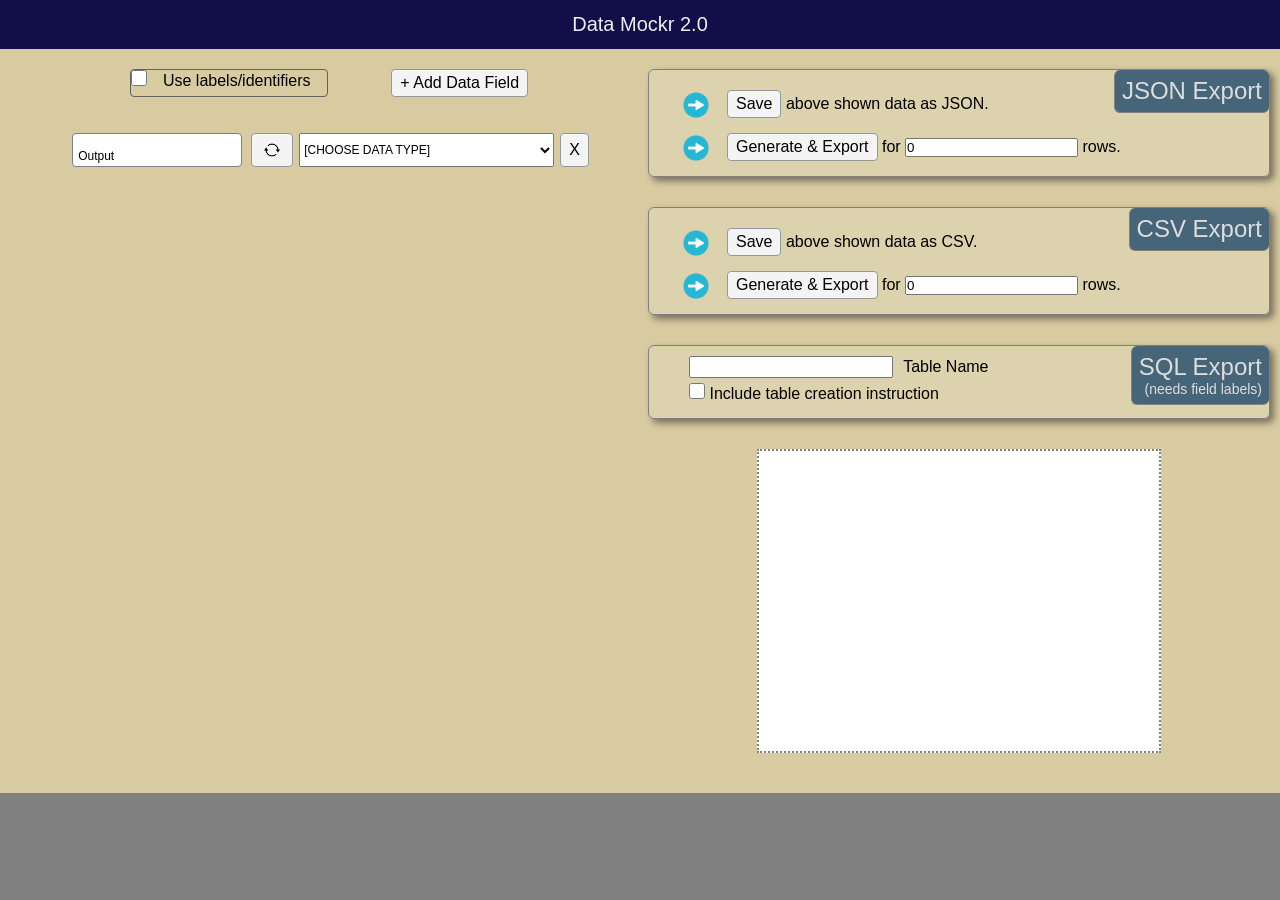
<file: mockdata/index.html>
<!DOCTYPE html>
<html>
    <head>
        <script src="jquery-3.3.1.min.js" ></script>
        <script src="faker.min.js" ></script>
        <script src="sample-data-gen.js" ></script>
        <script src='pagescript.js'></script>

        <link rel="stylesheet" type="text/css" href="style.css">

        <meta charset="UTF-8">
        <title>sample-data-gen for testing</title>
    </head>
    <body>

        <div class="header">Data Mockr 2.0</div>
        
        <div class='container'>
            
            
            <section>
                <p>
                    <section style="display: flex; justify-content: space-evenly;">
                        <div class='checkbox-cont'>
                            <input type='checkbox' id='labelcheck' name='labelcheck'><label for='labelcheck'>Use labels/identifiers</label>
                        </div>
                        <button id='addfield'>+ Add Data Field</button>
                    </section>
                </p>
                <div class='list-of-fields'>
                    <div class="q-input-cont" >
                        <div class='text-cont' data-type='label' data-active='false'>
                            <input name='txt_label' type='text' />
                            <span class='coverlabel'>Name / Label / Identifier</span>
                        </div>
                        <div class='text-cont' data-type='output'>
                            <input name='output' type='text' />
                            <span class='coverlabel'>Output</span>
                        </div>
                        <button class='refresh_button'></button>
                        <select class="gen_data_select">
                            <option value='NONE'>[CHOOSE DATA TYPE]</option>
                            <option value='fullname'>Full Name</option>
                            <option value='lastname'>Last Name</option>
                            <option value='firstname'>First Name</option>
                            <option value='digit'>Single Digit</option>
                            <option value='digits'>Digits</option>
                            <option value='inc_id'>Incrementing ID</option>
                            <option value='job'>Job</option>
                            <option value='honorific'>Honorific</option>
                            <option value='sentence'>Sentence</option>
                            <option value='paragraph'>Text Paragraph</option>
                            <option value='boolean'>Boolean</option>
                            <option value='allspecialchars'>All & Special Characters</option>
                            <option value='lowchars'>Lower Case Letters</option>
                            <option value='upperchars'>Upper Case Letters</option>
                            <option value='lowernumberchars'>Lower Case Letters & Numbers</option>
                            <option value='uppernumberchars'>Upper Case Letters & Numbers</option>
                            <option value='upperlowernumberchars'>Upper, Lower Case Letters & Numbers</option>
                            <option value='lowernumberspecialchars'>Lower Case Letters and Special Characters</option>
                            <option value='uppernumberspecialchars'>Upper Case Letters and Special Characters</option>
                            <option value='decimal'>Decimal</option>
                            <option value='fraction'>Fraction</option>
                            <option value='unixtime'>Unix Time</option>
                            <option value='email'>Email</option>
                            <option value='nickname'>Nick Name</option>
                            <option value='url'>URL</option>
                            <option value='ipv4'>IP Address</option>
                            <option value='useragent'>User Agent</option>
                            <option value='hexcolor'>Color in Hexadecimal</option>
                            <option value='macaddress'>MAC Address</option>
                            <option value='uuid'>UUID</option>
                            <option value='phonenumber'>Phone Number</option>
                            <option value='moneyamount'>Money Amount</option>
                            <option value='currencysymbol'>Currency Symbol</option>
                            <option value='currencycode'>Currency Code</option>
                            <option value='currencyname'>Currency Name</option>
                            <option value='color'>Color</option>
                            <option value='city'>City</option>
                            <option value='country'>Country</option>
                            <option value='countrycode'>Country Code</option>
                            <option value='longitude'>Longitude</option>
                            <option value='latitude'>Latitude</option>
                            <option value='address'>Address</option>
                            <option value='detailedaddress'>Detailed Address</option>
                            <option value='month'>Name of Month</option>
                            <option value='weekdayname'>Name of Weekday</option>
                            <option value='operatingsystem'>Operating System</option>
                            <option value='isp'>ISP</option>
                            <option value='browser'>Browser</option>
                            <option value='screensize'>Screen Size</option>
                        </select>
                        <button class='killfield'>X</button>
                    </div>
                </div>
            </section>

            <div>
                <section class='export_section'>
                    <h2>JSON Export</h2>
                    <div><button class='gen_data_button' id='but_exp_dat-row'>Save</button> above shown data as JSON.</div>
                    <div><button class='gen_data_button' id='but_exp_many-rows'>Generate & Export</button> for <input type='number' id='jsonrownum' value='0' /> rows.</div>
                </section>

                <section class='export_section'>
                    <h2>CSV Export</h2>
                    <div><button class='gen_data_button' id='but_exp_csv-static'>Save</button> above shown data as CSV.</div>
                    <div><button class='gen_data_button' id='but_exp_csv-many'>Generate & Export</button> for <input type='number' id='csvtotalrows' value='0' /> rows.</div>
                </section>
    
                <section class='export_section'>
                    <h2>SQL Export<span>(needs field labels)</span></h2>
                    <p><input type='text' id='sql_table' name='sql_table'><label for='sql_table'> Table Name</label></p>
                    <p><input type='checkbox' id='sql_table_create' name='sql_table_create'><label for='sql_table_create'> Include table creation instruction</label></p>
                    <div class='sqlbuttons'><button class='gen_data_button' id='but_exp_sql_shown'>Save</button> above shown data as SQL.</div>
                    <div class='sqlbuttons' ><button class='gen_data_button' id='but_exp_sql_many-rows'>Generate & Export</button> for <input type='number' id='sqlrownum' value='0' /> rows.</div>
                </section>
    
                <section id='debug' style='font-size: 9px; font-family: monospace; border: 2px dotted grey; margin-left: auto; margin-right: auto; width: 400px; height: 300px;'>
    
                </section>
            </div>

            

        </div>

            

    </body>
</html>
</file>
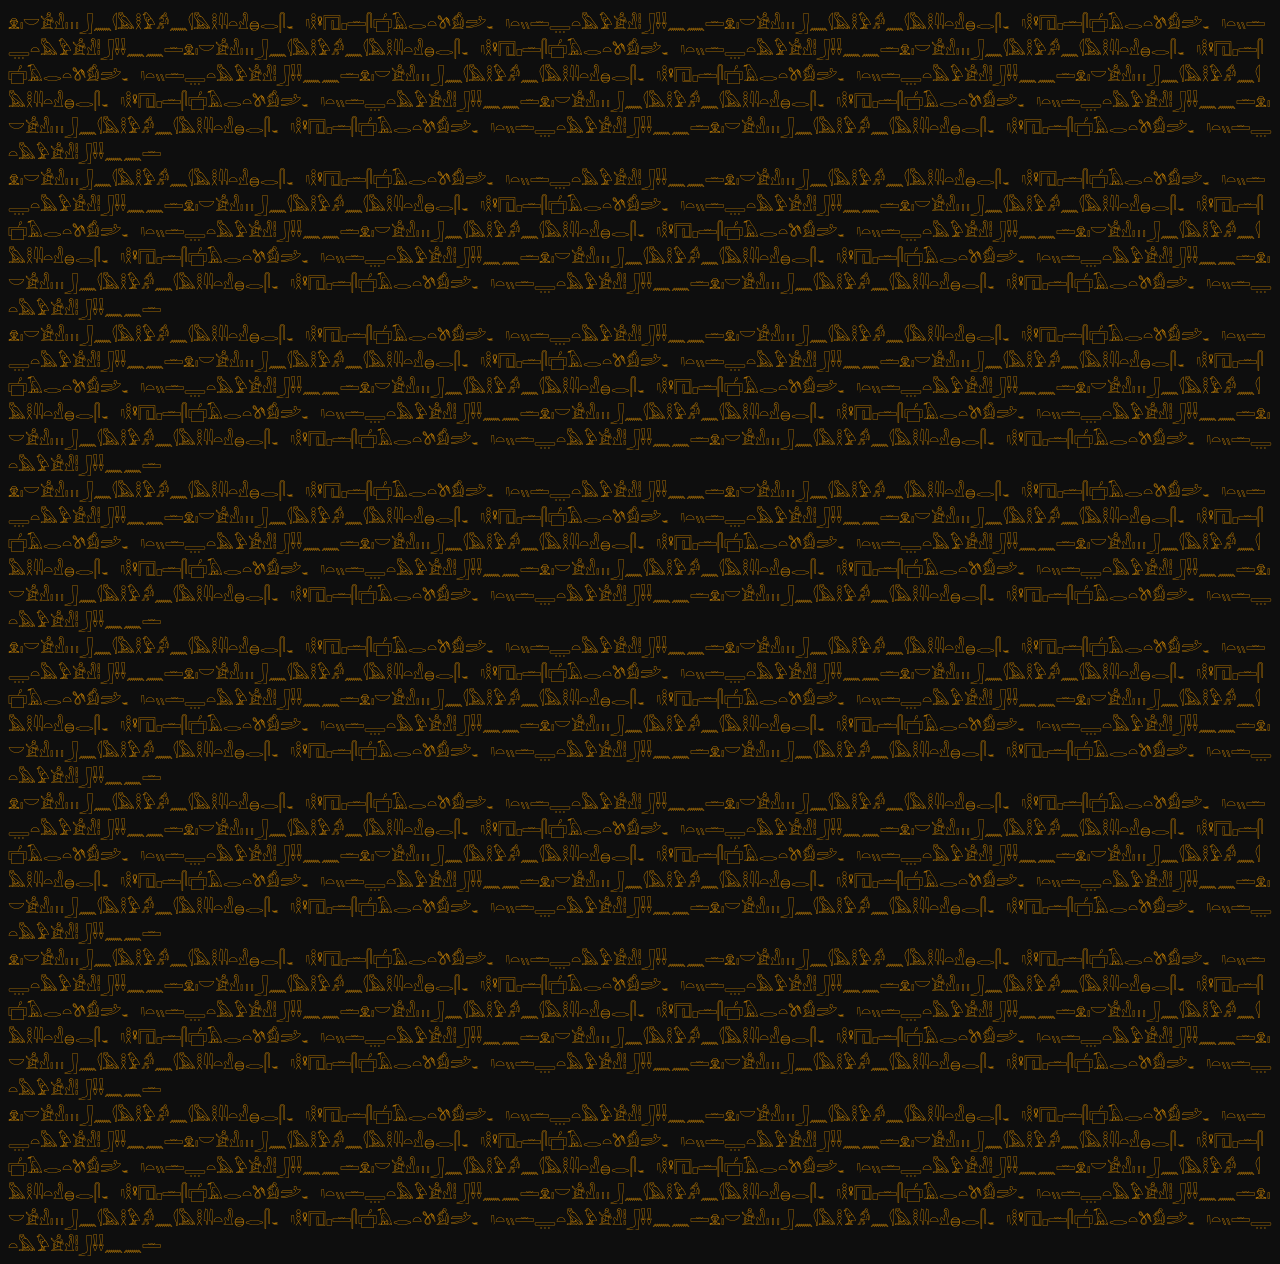
<file: mock/hiero.html>
<!DOCTYPE html>
<html>
    <head>
        <style>
            @import url('https://fonts.googleapis.com/css2?family=Noto+Sans+Egyptian+Hieroglyphs&display=swap');

            body {
                font-family: 'Noto Sans Egyptian Hieroglyphs', sans-serif;
                background-color: rgb(14, 14, 14);
                color: orange;
                font-size: 16px;
                word-wrap: break-word;
            }

        </style>

        <meta charset="UTF-8">
        <title>hieroglyphs</title>
    </head>
    <body>

        <!-- https://fonts.google.com/noto/specimen/Noto+Sans+Egyptian+Hieroglyphs -->
        
        𓁷𓏤𓎟𓀀𓁐𓏥𓃀𓈖𓌱𓅓𓎛𓅱𓀔𓈖𓌱𓅓𓎛𓇋𓇋𓏏𓁐𓐍𓂋𓋴𓂝𓎛𓋩𓉔𓊪𓏛𓋴𓐠𓄿𓂋𓏏𓌗𓀁𓌷𓂝𓏏𓏭𓏛𓇾𓏏𓅓𓅱𓀀𓁐𓏪𓃀𓌢𓌢𓈖𓈖𓏛𓁷𓏤𓎟𓀀𓁐𓏥𓃀𓈖𓌱𓅓𓎛𓅱𓀔𓈖𓌱𓅓𓎛𓇋𓇋𓏏𓁐𓐍𓂋𓋴𓂝𓎛𓋩𓉔𓊪𓏛𓋴𓐠𓄿𓂋𓏏𓌗𓀁𓌷𓂝𓏏𓏭𓏛𓇾𓏏𓅓𓅱𓀀𓁐𓏪𓃀𓌢𓌢𓈖𓈖𓏛𓁷𓏤𓎟𓀀𓁐𓏥𓃀𓈖𓌱𓅓𓎛𓅱𓀔𓈖𓌱𓅓𓎛𓇋𓇋𓏏𓁐𓐍𓂋𓋴𓂝𓎛𓋩𓉔𓊪𓏛𓋴𓐠𓄿𓂋𓏏𓌗𓀁𓌷𓂝𓏏𓏭𓏛𓇾𓏏𓅓𓅱𓀀𓁐𓏪𓃀𓌢𓌢𓈖𓈖𓏛𓁷𓏤𓎟𓀀𓁐𓏥𓃀𓈖𓌱𓅓𓎛𓅱𓀔𓈖𓌱𓅓𓎛𓇋𓇋𓏏𓁐𓐍𓂋𓋴𓂝𓎛𓋩𓉔𓊪𓏛𓋴𓐠𓄿𓂋𓏏𓌗𓀁𓌷𓂝𓏏𓏭𓏛𓇾𓏏𓅓𓅱𓀀𓁐𓏪𓃀𓌢𓌢𓈖𓈖𓏛𓁷𓏤𓎟𓀀𓁐𓏥𓃀𓈖𓌱𓅓𓎛𓅱𓀔𓈖𓌱𓅓𓎛𓇋𓇋𓏏𓁐𓐍𓂋𓋴𓂝𓎛𓋩𓉔𓊪𓏛𓋴𓐠𓄿𓂋𓏏𓌗𓀁𓌷𓂝𓏏𓏭𓏛𓇾𓏏𓅓𓅱𓀀𓁐𓏪𓃀𓌢𓌢𓈖𓈖𓏛𓁷𓏤𓎟𓀀𓁐𓏥𓃀𓈖𓌱𓅓𓎛𓅱𓀔𓈖𓌱𓅓𓎛𓇋𓇋𓏏𓁐𓐍𓂋𓋴𓂝𓎛𓋩𓉔𓊪𓏛𓋴𓐠𓄿𓂋𓏏𓌗𓀁𓌷𓂝𓏏𓏭𓏛𓇾𓏏𓅓𓅱𓀀𓁐𓏪𓃀𓌢𓌢𓈖𓈖𓏛𓁷𓏤𓎟𓀀𓁐𓏥𓃀𓈖𓌱𓅓𓎛𓅱𓀔𓈖𓌱𓅓𓎛𓇋𓇋𓏏𓁐𓐍𓂋𓋴𓂝𓎛𓋩𓉔𓊪𓏛𓋴𓐠𓄿𓂋𓏏𓌗𓀁𓌷𓂝𓏏𓏭𓏛𓇾𓏏𓅓𓅱𓀀𓁐𓏪𓃀𓌢𓌢𓈖𓈖𓏛𓁷𓏤𓎟𓀀𓁐𓏥𓃀𓈖𓌱𓅓𓎛𓅱𓀔𓈖𓌱𓅓𓎛𓇋𓇋𓏏𓁐𓐍𓂋𓋴𓂝𓎛𓋩𓉔𓊪𓏛𓋴𓐠𓄿𓂋𓏏𓌗𓀁𓌷𓂝𓏏𓏭𓏛𓇾𓏏𓅓𓅱𓀀𓁐𓏪𓃀𓌢𓌢𓈖𓈖𓏛𓁷𓏤𓎟𓀀𓁐𓏥𓃀𓈖𓌱𓅓𓎛𓅱𓀔𓈖𓌱𓅓𓎛𓇋𓇋𓏏𓁐𓐍𓂋𓋴𓂝𓎛𓋩𓉔𓊪𓏛𓋴𓐠𓄿𓂋𓏏𓌗𓀁𓌷𓂝𓏏𓏭𓏛𓇾𓏏𓅓𓅱𓀀𓁐𓏪𓃀𓌢𓌢𓈖𓈖𓏛
        𓁷𓏤𓎟𓀀𓁐𓏥𓃀𓈖𓌱𓅓𓎛𓅱𓀔𓈖𓌱𓅓𓎛𓇋𓇋𓏏𓁐𓐍𓂋𓋴𓂝𓎛𓋩𓉔𓊪𓏛𓋴𓐠𓄿𓂋𓏏𓌗𓀁𓌷𓂝𓏏𓏭𓏛𓇾𓏏𓅓𓅱𓀀𓁐𓏪𓃀𓌢𓌢𓈖𓈖𓏛𓁷𓏤𓎟𓀀𓁐𓏥𓃀𓈖𓌱𓅓𓎛𓅱𓀔𓈖𓌱𓅓𓎛𓇋𓇋𓏏𓁐𓐍𓂋𓋴𓂝𓎛𓋩𓉔𓊪𓏛𓋴𓐠𓄿𓂋𓏏𓌗𓀁𓌷𓂝𓏏𓏭𓏛𓇾𓏏𓅓𓅱𓀀𓁐𓏪𓃀𓌢𓌢𓈖𓈖𓏛𓁷𓏤𓎟𓀀𓁐𓏥𓃀𓈖𓌱𓅓𓎛𓅱𓀔𓈖𓌱𓅓𓎛𓇋𓇋𓏏𓁐𓐍𓂋𓋴𓂝𓎛𓋩𓉔𓊪𓏛𓋴𓐠𓄿𓂋𓏏𓌗𓀁𓌷𓂝𓏏𓏭𓏛𓇾𓏏𓅓𓅱𓀀𓁐𓏪𓃀𓌢𓌢𓈖𓈖𓏛𓁷𓏤𓎟𓀀𓁐𓏥𓃀𓈖𓌱𓅓𓎛𓅱𓀔𓈖𓌱𓅓𓎛𓇋𓇋𓏏𓁐𓐍𓂋𓋴𓂝𓎛𓋩𓉔𓊪𓏛𓋴𓐠𓄿𓂋𓏏𓌗𓀁𓌷𓂝𓏏𓏭𓏛𓇾𓏏𓅓𓅱𓀀𓁐𓏪𓃀𓌢𓌢𓈖𓈖𓏛𓁷𓏤𓎟𓀀𓁐𓏥𓃀𓈖𓌱𓅓𓎛𓅱𓀔𓈖𓌱𓅓𓎛𓇋𓇋𓏏𓁐𓐍𓂋𓋴𓂝𓎛𓋩𓉔𓊪𓏛𓋴𓐠𓄿𓂋𓏏𓌗𓀁𓌷𓂝𓏏𓏭𓏛𓇾𓏏𓅓𓅱𓀀𓁐𓏪𓃀𓌢𓌢𓈖𓈖𓏛𓁷𓏤𓎟𓀀𓁐𓏥𓃀𓈖𓌱𓅓𓎛𓅱𓀔𓈖𓌱𓅓𓎛𓇋𓇋𓏏𓁐𓐍𓂋𓋴𓂝𓎛𓋩𓉔𓊪𓏛𓋴𓐠𓄿𓂋𓏏𓌗𓀁𓌷𓂝𓏏𓏭𓏛𓇾𓏏𓅓𓅱𓀀𓁐𓏪𓃀𓌢𓌢𓈖𓈖𓏛𓁷𓏤𓎟𓀀𓁐𓏥𓃀𓈖𓌱𓅓𓎛𓅱𓀔𓈖𓌱𓅓𓎛𓇋𓇋𓏏𓁐𓐍𓂋𓋴𓂝𓎛𓋩𓉔𓊪𓏛𓋴𓐠𓄿𓂋𓏏𓌗𓀁𓌷𓂝𓏏𓏭𓏛𓇾𓏏𓅓𓅱𓀀𓁐𓏪𓃀𓌢𓌢𓈖𓈖𓏛𓁷𓏤𓎟𓀀𓁐𓏥𓃀𓈖𓌱𓅓𓎛𓅱𓀔𓈖𓌱𓅓𓎛𓇋𓇋𓏏𓁐𓐍𓂋𓋴𓂝𓎛𓋩𓉔𓊪𓏛𓋴𓐠𓄿𓂋𓏏𓌗𓀁𓌷𓂝𓏏𓏭𓏛𓇾𓏏𓅓𓅱𓀀𓁐𓏪𓃀𓌢𓌢𓈖𓈖𓏛𓁷𓏤𓎟𓀀𓁐𓏥𓃀𓈖𓌱𓅓𓎛𓅱𓀔𓈖𓌱𓅓𓎛𓇋𓇋𓏏𓁐𓐍𓂋𓋴𓂝𓎛𓋩𓉔𓊪𓏛𓋴𓐠𓄿𓂋𓏏𓌗𓀁𓌷𓂝𓏏𓏭𓏛𓇾𓏏𓅓𓅱𓀀𓁐𓏪𓃀𓌢𓌢𓈖𓈖𓏛
        𓁷𓏤𓎟𓀀𓁐𓏥𓃀𓈖𓌱𓅓𓎛𓅱𓀔𓈖𓌱𓅓𓎛𓇋𓇋𓏏𓁐𓐍𓂋𓋴𓂝𓎛𓋩𓉔𓊪𓏛𓋴𓐠𓄿𓂋𓏏𓌗𓀁𓌷𓂝𓏏𓏭𓏛𓇾𓏏𓅓𓅱𓀀𓁐𓏪𓃀𓌢𓌢𓈖𓈖𓏛𓁷𓏤𓎟𓀀𓁐𓏥𓃀𓈖𓌱𓅓𓎛𓅱𓀔𓈖𓌱𓅓𓎛𓇋𓇋𓏏𓁐𓐍𓂋𓋴𓂝𓎛𓋩𓉔𓊪𓏛𓋴𓐠𓄿𓂋𓏏𓌗𓀁𓌷𓂝𓏏𓏭𓏛𓇾𓏏𓅓𓅱𓀀𓁐𓏪𓃀𓌢𓌢𓈖𓈖𓏛𓁷𓏤𓎟𓀀𓁐𓏥𓃀𓈖𓌱𓅓𓎛𓅱𓀔𓈖𓌱𓅓𓎛𓇋𓇋𓏏𓁐𓐍𓂋𓋴𓂝𓎛𓋩𓉔𓊪𓏛𓋴𓐠𓄿𓂋𓏏𓌗𓀁𓌷𓂝𓏏𓏭𓏛𓇾𓏏𓅓𓅱𓀀𓁐𓏪𓃀𓌢𓌢𓈖𓈖𓏛𓁷𓏤𓎟𓀀𓁐𓏥𓃀𓈖𓌱𓅓𓎛𓅱𓀔𓈖𓌱𓅓𓎛𓇋𓇋𓏏𓁐𓐍𓂋𓋴𓂝𓎛𓋩𓉔𓊪𓏛𓋴𓐠𓄿𓂋𓏏𓌗𓀁𓌷𓂝𓏏𓏭𓏛𓇾𓏏𓅓𓅱𓀀𓁐𓏪𓃀𓌢𓌢𓈖𓈖𓏛𓁷𓏤𓎟𓀀𓁐𓏥𓃀𓈖𓌱𓅓𓎛𓅱𓀔𓈖𓌱𓅓𓎛𓇋𓇋𓏏𓁐𓐍𓂋𓋴𓂝𓎛𓋩𓉔𓊪𓏛𓋴𓐠𓄿𓂋𓏏𓌗𓀁𓌷𓂝𓏏𓏭𓏛𓇾𓏏𓅓𓅱𓀀𓁐𓏪𓃀𓌢𓌢𓈖𓈖𓏛𓁷𓏤𓎟𓀀𓁐𓏥𓃀𓈖𓌱𓅓𓎛𓅱𓀔𓈖𓌱𓅓𓎛𓇋𓇋𓏏𓁐𓐍𓂋𓋴𓂝𓎛𓋩𓉔𓊪𓏛𓋴𓐠𓄿𓂋𓏏𓌗𓀁𓌷𓂝𓏏𓏭𓏛𓇾𓏏𓅓𓅱𓀀𓁐𓏪𓃀𓌢𓌢𓈖𓈖𓏛𓁷𓏤𓎟𓀀𓁐𓏥𓃀𓈖𓌱𓅓𓎛𓅱𓀔𓈖𓌱𓅓𓎛𓇋𓇋𓏏𓁐𓐍𓂋𓋴𓂝𓎛𓋩𓉔𓊪𓏛𓋴𓐠𓄿𓂋𓏏𓌗𓀁𓌷𓂝𓏏𓏭𓏛𓇾𓏏𓅓𓅱𓀀𓁐𓏪𓃀𓌢𓌢𓈖𓈖𓏛𓁷𓏤𓎟𓀀𓁐𓏥𓃀𓈖𓌱𓅓𓎛𓅱𓀔𓈖𓌱𓅓𓎛𓇋𓇋𓏏𓁐𓐍𓂋𓋴𓂝𓎛𓋩𓉔𓊪𓏛𓋴𓐠𓄿𓂋𓏏𓌗𓀁𓌷𓂝𓏏𓏭𓏛𓇾𓏏𓅓𓅱𓀀𓁐𓏪𓃀𓌢𓌢𓈖𓈖𓏛𓁷𓏤𓎟𓀀𓁐𓏥𓃀𓈖𓌱𓅓𓎛𓅱𓀔𓈖𓌱𓅓𓎛𓇋𓇋𓏏𓁐𓐍𓂋𓋴𓂝𓎛𓋩𓉔𓊪𓏛𓋴𓐠𓄿𓂋𓏏𓌗𓀁𓌷𓂝𓏏𓏭𓏛𓇾𓏏𓅓𓅱𓀀𓁐𓏪𓃀𓌢𓌢𓈖𓈖𓏛
        𓁷𓏤𓎟𓀀𓁐𓏥𓃀𓈖𓌱𓅓𓎛𓅱𓀔𓈖𓌱𓅓𓎛𓇋𓇋𓏏𓁐𓐍𓂋𓋴𓂝𓎛𓋩𓉔𓊪𓏛𓋴𓐠𓄿𓂋𓏏𓌗𓀁𓌷𓂝𓏏𓏭𓏛𓇾𓏏𓅓𓅱𓀀𓁐𓏪𓃀𓌢𓌢𓈖𓈖𓏛𓁷𓏤𓎟𓀀𓁐𓏥𓃀𓈖𓌱𓅓𓎛𓅱𓀔𓈖𓌱𓅓𓎛𓇋𓇋𓏏𓁐𓐍𓂋𓋴𓂝𓎛𓋩𓉔𓊪𓏛𓋴𓐠𓄿𓂋𓏏𓌗𓀁𓌷𓂝𓏏𓏭𓏛𓇾𓏏𓅓𓅱𓀀𓁐𓏪𓃀𓌢𓌢𓈖𓈖𓏛𓁷𓏤𓎟𓀀𓁐𓏥𓃀𓈖𓌱𓅓𓎛𓅱𓀔𓈖𓌱𓅓𓎛𓇋𓇋𓏏𓁐𓐍𓂋𓋴𓂝𓎛𓋩𓉔𓊪𓏛𓋴𓐠𓄿𓂋𓏏𓌗𓀁𓌷𓂝𓏏𓏭𓏛𓇾𓏏𓅓𓅱𓀀𓁐𓏪𓃀𓌢𓌢𓈖𓈖𓏛𓁷𓏤𓎟𓀀𓁐𓏥𓃀𓈖𓌱𓅓𓎛𓅱𓀔𓈖𓌱𓅓𓎛𓇋𓇋𓏏𓁐𓐍𓂋𓋴𓂝𓎛𓋩𓉔𓊪𓏛𓋴𓐠𓄿𓂋𓏏𓌗𓀁𓌷𓂝𓏏𓏭𓏛𓇾𓏏𓅓𓅱𓀀𓁐𓏪𓃀𓌢𓌢𓈖𓈖𓏛𓁷𓏤𓎟𓀀𓁐𓏥𓃀𓈖𓌱𓅓𓎛𓅱𓀔𓈖𓌱𓅓𓎛𓇋𓇋𓏏𓁐𓐍𓂋𓋴𓂝𓎛𓋩𓉔𓊪𓏛𓋴𓐠𓄿𓂋𓏏𓌗𓀁𓌷𓂝𓏏𓏭𓏛𓇾𓏏𓅓𓅱𓀀𓁐𓏪𓃀𓌢𓌢𓈖𓈖𓏛𓁷𓏤𓎟𓀀𓁐𓏥𓃀𓈖𓌱𓅓𓎛𓅱𓀔𓈖𓌱𓅓𓎛𓇋𓇋𓏏𓁐𓐍𓂋𓋴𓂝𓎛𓋩𓉔𓊪𓏛𓋴𓐠𓄿𓂋𓏏𓌗𓀁𓌷𓂝𓏏𓏭𓏛𓇾𓏏𓅓𓅱𓀀𓁐𓏪𓃀𓌢𓌢𓈖𓈖𓏛𓁷𓏤𓎟𓀀𓁐𓏥𓃀𓈖𓌱𓅓𓎛𓅱𓀔𓈖𓌱𓅓𓎛𓇋𓇋𓏏𓁐𓐍𓂋𓋴𓂝𓎛𓋩𓉔𓊪𓏛𓋴𓐠𓄿𓂋𓏏𓌗𓀁𓌷𓂝𓏏𓏭𓏛𓇾𓏏𓅓𓅱𓀀𓁐𓏪𓃀𓌢𓌢𓈖𓈖𓏛𓁷𓏤𓎟𓀀𓁐𓏥𓃀𓈖𓌱𓅓𓎛𓅱𓀔𓈖𓌱𓅓𓎛𓇋𓇋𓏏𓁐𓐍𓂋𓋴𓂝𓎛𓋩𓉔𓊪𓏛𓋴𓐠𓄿𓂋𓏏𓌗𓀁𓌷𓂝𓏏𓏭𓏛𓇾𓏏𓅓𓅱𓀀𓁐𓏪𓃀𓌢𓌢𓈖𓈖𓏛𓁷𓏤𓎟𓀀𓁐𓏥𓃀𓈖𓌱𓅓𓎛𓅱𓀔𓈖𓌱𓅓𓎛𓇋𓇋𓏏𓁐𓐍𓂋𓋴𓂝𓎛𓋩𓉔𓊪𓏛𓋴𓐠𓄿𓂋𓏏𓌗𓀁𓌷𓂝𓏏𓏭𓏛𓇾𓏏𓅓𓅱𓀀𓁐𓏪𓃀𓌢𓌢𓈖𓈖𓏛
        𓁷𓏤𓎟𓀀𓁐𓏥𓃀𓈖𓌱𓅓𓎛𓅱𓀔𓈖𓌱𓅓𓎛𓇋𓇋𓏏𓁐𓐍𓂋𓋴𓂝𓎛𓋩𓉔𓊪𓏛𓋴𓐠𓄿𓂋𓏏𓌗𓀁𓌷𓂝𓏏𓏭𓏛𓇾𓏏𓅓𓅱𓀀𓁐𓏪𓃀𓌢𓌢𓈖𓈖𓏛𓁷𓏤𓎟𓀀𓁐𓏥𓃀𓈖𓌱𓅓𓎛𓅱𓀔𓈖𓌱𓅓𓎛𓇋𓇋𓏏𓁐𓐍𓂋𓋴𓂝𓎛𓋩𓉔𓊪𓏛𓋴𓐠𓄿𓂋𓏏𓌗𓀁𓌷𓂝𓏏𓏭𓏛𓇾𓏏𓅓𓅱𓀀𓁐𓏪𓃀𓌢𓌢𓈖𓈖𓏛𓁷𓏤𓎟𓀀𓁐𓏥𓃀𓈖𓌱𓅓𓎛𓅱𓀔𓈖𓌱𓅓𓎛𓇋𓇋𓏏𓁐𓐍𓂋𓋴𓂝𓎛𓋩𓉔𓊪𓏛𓋴𓐠𓄿𓂋𓏏𓌗𓀁𓌷𓂝𓏏𓏭𓏛𓇾𓏏𓅓𓅱𓀀𓁐𓏪𓃀𓌢𓌢𓈖𓈖𓏛𓁷𓏤𓎟𓀀𓁐𓏥𓃀𓈖𓌱𓅓𓎛𓅱𓀔𓈖𓌱𓅓𓎛𓇋𓇋𓏏𓁐𓐍𓂋𓋴𓂝𓎛𓋩𓉔𓊪𓏛𓋴𓐠𓄿𓂋𓏏𓌗𓀁𓌷𓂝𓏏𓏭𓏛𓇾𓏏𓅓𓅱𓀀𓁐𓏪𓃀𓌢𓌢𓈖𓈖𓏛𓁷𓏤𓎟𓀀𓁐𓏥𓃀𓈖𓌱𓅓𓎛𓅱𓀔𓈖𓌱𓅓𓎛𓇋𓇋𓏏𓁐𓐍𓂋𓋴𓂝𓎛𓋩𓉔𓊪𓏛𓋴𓐠𓄿𓂋𓏏𓌗𓀁𓌷𓂝𓏏𓏭𓏛𓇾𓏏𓅓𓅱𓀀𓁐𓏪𓃀𓌢𓌢𓈖𓈖𓏛𓁷𓏤𓎟𓀀𓁐𓏥𓃀𓈖𓌱𓅓𓎛𓅱𓀔𓈖𓌱𓅓𓎛𓇋𓇋𓏏𓁐𓐍𓂋𓋴𓂝𓎛𓋩𓉔𓊪𓏛𓋴𓐠𓄿𓂋𓏏𓌗𓀁𓌷𓂝𓏏𓏭𓏛𓇾𓏏𓅓𓅱𓀀𓁐𓏪𓃀𓌢𓌢𓈖𓈖𓏛𓁷𓏤𓎟𓀀𓁐𓏥𓃀𓈖𓌱𓅓𓎛𓅱𓀔𓈖𓌱𓅓𓎛𓇋𓇋𓏏𓁐𓐍𓂋𓋴𓂝𓎛𓋩𓉔𓊪𓏛𓋴𓐠𓄿𓂋𓏏𓌗𓀁𓌷𓂝𓏏𓏭𓏛𓇾𓏏𓅓𓅱𓀀𓁐𓏪𓃀𓌢𓌢𓈖𓈖𓏛𓁷𓏤𓎟𓀀𓁐𓏥𓃀𓈖𓌱𓅓𓎛𓅱𓀔𓈖𓌱𓅓𓎛𓇋𓇋𓏏𓁐𓐍𓂋𓋴𓂝𓎛𓋩𓉔𓊪𓏛𓋴𓐠𓄿𓂋𓏏𓌗𓀁𓌷𓂝𓏏𓏭𓏛𓇾𓏏𓅓𓅱𓀀𓁐𓏪𓃀𓌢𓌢𓈖𓈖𓏛𓁷𓏤𓎟𓀀𓁐𓏥𓃀𓈖𓌱𓅓𓎛𓅱𓀔𓈖𓌱𓅓𓎛𓇋𓇋𓏏𓁐𓐍𓂋𓋴𓂝𓎛𓋩𓉔𓊪𓏛𓋴𓐠𓄿𓂋𓏏𓌗𓀁𓌷𓂝𓏏𓏭𓏛𓇾𓏏𓅓𓅱𓀀𓁐𓏪𓃀𓌢𓌢𓈖𓈖𓏛
        𓁷𓏤𓎟𓀀𓁐𓏥𓃀𓈖𓌱𓅓𓎛𓅱𓀔𓈖𓌱𓅓𓎛𓇋𓇋𓏏𓁐𓐍𓂋𓋴𓂝𓎛𓋩𓉔𓊪𓏛𓋴𓐠𓄿𓂋𓏏𓌗𓀁𓌷𓂝𓏏𓏭𓏛𓇾𓏏𓅓𓅱𓀀𓁐𓏪𓃀𓌢𓌢𓈖𓈖𓏛𓁷𓏤𓎟𓀀𓁐𓏥𓃀𓈖𓌱𓅓𓎛𓅱𓀔𓈖𓌱𓅓𓎛𓇋𓇋𓏏𓁐𓐍𓂋𓋴𓂝𓎛𓋩𓉔𓊪𓏛𓋴𓐠𓄿𓂋𓏏𓌗𓀁𓌷𓂝𓏏𓏭𓏛𓇾𓏏𓅓𓅱𓀀𓁐𓏪𓃀𓌢𓌢𓈖𓈖𓏛𓁷𓏤𓎟𓀀𓁐𓏥𓃀𓈖𓌱𓅓𓎛𓅱𓀔𓈖𓌱𓅓𓎛𓇋𓇋𓏏𓁐𓐍𓂋𓋴𓂝𓎛𓋩𓉔𓊪𓏛𓋴𓐠𓄿𓂋𓏏𓌗𓀁𓌷𓂝𓏏𓏭𓏛𓇾𓏏𓅓𓅱𓀀𓁐𓏪𓃀𓌢𓌢𓈖𓈖𓏛𓁷𓏤𓎟𓀀𓁐𓏥𓃀𓈖𓌱𓅓𓎛𓅱𓀔𓈖𓌱𓅓𓎛𓇋𓇋𓏏𓁐𓐍𓂋𓋴𓂝𓎛𓋩𓉔𓊪𓏛𓋴𓐠𓄿𓂋𓏏𓌗𓀁𓌷𓂝𓏏𓏭𓏛𓇾𓏏𓅓𓅱𓀀𓁐𓏪𓃀𓌢𓌢𓈖𓈖𓏛𓁷𓏤𓎟𓀀𓁐𓏥𓃀𓈖𓌱𓅓𓎛𓅱𓀔𓈖𓌱𓅓𓎛𓇋𓇋𓏏𓁐𓐍𓂋𓋴𓂝𓎛𓋩𓉔𓊪𓏛𓋴𓐠𓄿𓂋𓏏𓌗𓀁𓌷𓂝𓏏𓏭𓏛𓇾𓏏𓅓𓅱𓀀𓁐𓏪𓃀𓌢𓌢𓈖𓈖𓏛𓁷𓏤𓎟𓀀𓁐𓏥𓃀𓈖𓌱𓅓𓎛𓅱𓀔𓈖𓌱𓅓𓎛𓇋𓇋𓏏𓁐𓐍𓂋𓋴𓂝𓎛𓋩𓉔𓊪𓏛𓋴𓐠𓄿𓂋𓏏𓌗𓀁𓌷𓂝𓏏𓏭𓏛𓇾𓏏𓅓𓅱𓀀𓁐𓏪𓃀𓌢𓌢𓈖𓈖𓏛𓁷𓏤𓎟𓀀𓁐𓏥𓃀𓈖𓌱𓅓𓎛𓅱𓀔𓈖𓌱𓅓𓎛𓇋𓇋𓏏𓁐𓐍𓂋𓋴𓂝𓎛𓋩𓉔𓊪𓏛𓋴𓐠𓄿𓂋𓏏𓌗𓀁𓌷𓂝𓏏𓏭𓏛𓇾𓏏𓅓𓅱𓀀𓁐𓏪𓃀𓌢𓌢𓈖𓈖𓏛𓁷𓏤𓎟𓀀𓁐𓏥𓃀𓈖𓌱𓅓𓎛𓅱𓀔𓈖𓌱𓅓𓎛𓇋𓇋𓏏𓁐𓐍𓂋𓋴𓂝𓎛𓋩𓉔𓊪𓏛𓋴𓐠𓄿𓂋𓏏𓌗𓀁𓌷𓂝𓏏𓏭𓏛𓇾𓏏𓅓𓅱𓀀𓁐𓏪𓃀𓌢𓌢𓈖𓈖𓏛𓁷𓏤𓎟𓀀𓁐𓏥𓃀𓈖𓌱𓅓𓎛𓅱𓀔𓈖𓌱𓅓𓎛𓇋𓇋𓏏𓁐𓐍𓂋𓋴𓂝𓎛𓋩𓉔𓊪𓏛𓋴𓐠𓄿𓂋𓏏𓌗𓀁𓌷𓂝𓏏𓏭𓏛𓇾𓏏𓅓𓅱𓀀𓁐𓏪𓃀𓌢𓌢𓈖𓈖𓏛
        𓁷𓏤𓎟𓀀𓁐𓏥𓃀𓈖𓌱𓅓𓎛𓅱𓀔𓈖𓌱𓅓𓎛𓇋𓇋𓏏𓁐𓐍𓂋𓋴𓂝𓎛𓋩𓉔𓊪𓏛𓋴𓐠𓄿𓂋𓏏𓌗𓀁𓌷𓂝𓏏𓏭𓏛𓇾𓏏𓅓𓅱𓀀𓁐𓏪𓃀𓌢𓌢𓈖𓈖𓏛𓁷𓏤𓎟𓀀𓁐𓏥𓃀𓈖𓌱𓅓𓎛𓅱𓀔𓈖𓌱𓅓𓎛𓇋𓇋𓏏𓁐𓐍𓂋𓋴𓂝𓎛𓋩𓉔𓊪𓏛𓋴𓐠𓄿𓂋𓏏𓌗𓀁𓌷𓂝𓏏𓏭𓏛𓇾𓏏𓅓𓅱𓀀𓁐𓏪𓃀𓌢𓌢𓈖𓈖𓏛𓁷𓏤𓎟𓀀𓁐𓏥𓃀𓈖𓌱𓅓𓎛𓅱𓀔𓈖𓌱𓅓𓎛𓇋𓇋𓏏𓁐𓐍𓂋𓋴𓂝𓎛𓋩𓉔𓊪𓏛𓋴𓐠𓄿𓂋𓏏𓌗𓀁𓌷𓂝𓏏𓏭𓏛𓇾𓏏𓅓𓅱𓀀𓁐𓏪𓃀𓌢𓌢𓈖𓈖𓏛𓁷𓏤𓎟𓀀𓁐𓏥𓃀𓈖𓌱𓅓𓎛𓅱𓀔𓈖𓌱𓅓𓎛𓇋𓇋𓏏𓁐𓐍𓂋𓋴𓂝𓎛𓋩𓉔𓊪𓏛𓋴𓐠𓄿𓂋𓏏𓌗𓀁𓌷𓂝𓏏𓏭𓏛𓇾𓏏𓅓𓅱𓀀𓁐𓏪𓃀𓌢𓌢𓈖𓈖𓏛𓁷𓏤𓎟𓀀𓁐𓏥𓃀𓈖𓌱𓅓𓎛𓅱𓀔𓈖𓌱𓅓𓎛𓇋𓇋𓏏𓁐𓐍𓂋𓋴𓂝𓎛𓋩𓉔𓊪𓏛𓋴𓐠𓄿𓂋𓏏𓌗𓀁𓌷𓂝𓏏𓏭𓏛𓇾𓏏𓅓𓅱𓀀𓁐𓏪𓃀𓌢𓌢𓈖𓈖𓏛𓁷𓏤𓎟𓀀𓁐𓏥𓃀𓈖𓌱𓅓𓎛𓅱𓀔𓈖𓌱𓅓𓎛𓇋𓇋𓏏𓁐𓐍𓂋𓋴𓂝𓎛𓋩𓉔𓊪𓏛𓋴𓐠𓄿𓂋𓏏𓌗𓀁𓌷𓂝𓏏𓏭𓏛𓇾𓏏𓅓𓅱𓀀𓁐𓏪𓃀𓌢𓌢𓈖𓈖𓏛𓁷𓏤𓎟𓀀𓁐𓏥𓃀𓈖𓌱𓅓𓎛𓅱𓀔𓈖𓌱𓅓𓎛𓇋𓇋𓏏𓁐𓐍𓂋𓋴𓂝𓎛𓋩𓉔𓊪𓏛𓋴𓐠𓄿𓂋𓏏𓌗𓀁𓌷𓂝𓏏𓏭𓏛𓇾𓏏𓅓𓅱𓀀𓁐𓏪𓃀𓌢𓌢𓈖𓈖𓏛𓁷𓏤𓎟𓀀𓁐𓏥𓃀𓈖𓌱𓅓𓎛𓅱𓀔𓈖𓌱𓅓𓎛𓇋𓇋𓏏𓁐𓐍𓂋𓋴𓂝𓎛𓋩𓉔𓊪𓏛𓋴𓐠𓄿𓂋𓏏𓌗𓀁𓌷𓂝𓏏𓏭𓏛𓇾𓏏𓅓𓅱𓀀𓁐𓏪𓃀𓌢𓌢𓈖𓈖𓏛𓁷𓏤𓎟𓀀𓁐𓏥𓃀𓈖𓌱𓅓𓎛𓅱𓀔𓈖𓌱𓅓𓎛𓇋𓇋𓏏𓁐𓐍𓂋𓋴𓂝𓎛𓋩𓉔𓊪𓏛𓋴𓐠𓄿𓂋𓏏𓌗𓀁𓌷𓂝𓏏𓏭𓏛𓇾𓏏𓅓𓅱𓀀𓁐𓏪𓃀𓌢𓌢𓈖𓈖𓏛
        𓁷𓏤𓎟𓀀𓁐𓏥𓃀𓈖𓌱𓅓𓎛𓅱𓀔𓈖𓌱𓅓𓎛𓇋𓇋𓏏𓁐𓐍𓂋𓋴𓂝𓎛𓋩𓉔𓊪𓏛𓋴𓐠𓄿𓂋𓏏𓌗𓀁𓌷𓂝𓏏𓏭𓏛𓇾𓏏𓅓𓅱𓀀𓁐𓏪𓃀𓌢𓌢𓈖𓈖𓏛𓁷𓏤𓎟𓀀𓁐𓏥𓃀𓈖𓌱𓅓𓎛𓅱𓀔𓈖𓌱𓅓𓎛𓇋𓇋𓏏𓁐𓐍𓂋𓋴𓂝𓎛𓋩𓉔𓊪𓏛𓋴𓐠𓄿𓂋𓏏𓌗𓀁𓌷𓂝𓏏𓏭𓏛𓇾𓏏𓅓𓅱𓀀𓁐𓏪𓃀𓌢𓌢𓈖𓈖𓏛𓁷𓏤𓎟𓀀𓁐𓏥𓃀𓈖𓌱𓅓𓎛𓅱𓀔𓈖𓌱𓅓𓎛𓇋𓇋𓏏𓁐𓐍𓂋𓋴𓂝𓎛𓋩𓉔𓊪𓏛𓋴𓐠𓄿𓂋𓏏𓌗𓀁𓌷𓂝𓏏𓏭𓏛𓇾𓏏𓅓𓅱𓀀𓁐𓏪𓃀𓌢𓌢𓈖𓈖𓏛𓁷𓏤𓎟𓀀𓁐𓏥𓃀𓈖𓌱𓅓𓎛𓅱𓀔𓈖𓌱𓅓𓎛𓇋𓇋𓏏𓁐𓐍𓂋𓋴𓂝𓎛𓋩𓉔𓊪𓏛𓋴𓐠𓄿𓂋𓏏𓌗𓀁𓌷𓂝𓏏𓏭𓏛𓇾𓏏𓅓𓅱𓀀𓁐𓏪𓃀𓌢𓌢𓈖𓈖𓏛𓁷𓏤𓎟𓀀𓁐𓏥𓃀𓈖𓌱𓅓𓎛𓅱𓀔𓈖𓌱𓅓𓎛𓇋𓇋𓏏𓁐𓐍𓂋𓋴𓂝𓎛𓋩𓉔𓊪𓏛𓋴𓐠𓄿𓂋𓏏𓌗𓀁𓌷𓂝𓏏𓏭𓏛𓇾𓏏𓅓𓅱𓀀𓁐𓏪𓃀𓌢𓌢𓈖𓈖𓏛𓁷𓏤𓎟𓀀𓁐𓏥𓃀𓈖𓌱𓅓𓎛𓅱𓀔𓈖𓌱𓅓𓎛𓇋𓇋𓏏𓁐𓐍𓂋𓋴𓂝𓎛𓋩𓉔𓊪𓏛𓋴𓐠𓄿𓂋𓏏𓌗𓀁𓌷𓂝𓏏𓏭𓏛𓇾𓏏𓅓𓅱𓀀𓁐𓏪𓃀𓌢𓌢𓈖𓈖𓏛𓁷𓏤𓎟𓀀𓁐𓏥𓃀𓈖𓌱𓅓𓎛𓅱𓀔𓈖𓌱𓅓𓎛𓇋𓇋𓏏𓁐𓐍𓂋𓋴𓂝𓎛𓋩𓉔𓊪𓏛𓋴𓐠𓄿𓂋𓏏𓌗𓀁𓌷𓂝𓏏𓏭𓏛𓇾𓏏𓅓𓅱𓀀𓁐𓏪𓃀𓌢𓌢𓈖𓈖𓏛𓁷𓏤𓎟𓀀𓁐𓏥𓃀𓈖𓌱𓅓𓎛𓅱𓀔𓈖𓌱𓅓𓎛𓇋𓇋𓏏𓁐𓐍𓂋𓋴𓂝𓎛𓋩𓉔𓊪𓏛𓋴𓐠𓄿𓂋𓏏𓌗𓀁𓌷𓂝𓏏𓏭𓏛𓇾𓏏𓅓𓅱𓀀𓁐𓏪𓃀𓌢𓌢𓈖𓈖𓏛𓁷𓏤𓎟𓀀𓁐𓏥𓃀𓈖𓌱𓅓𓎛𓅱𓀔𓈖𓌱𓅓𓎛𓇋𓇋𓏏𓁐𓐍𓂋𓋴𓂝𓎛𓋩𓉔𓊪𓏛𓋴𓐠𓄿𓂋𓏏𓌗𓀁𓌷𓂝𓏏𓏭𓏛𓇾𓏏𓅓𓅱𓀀𓁐𓏪𓃀𓌢𓌢𓈖𓈖𓏛

    </body>
</html>
</file>
<file: mockdata/style.css>
*{
  font-family: sans-serif;
  padding: 0;
  margin: 0;
  transition: all 250ms;
}

body
{
    background-color: grey;
    min-height: 100vh;
    text-align: center;
}

.header
{
  display: block;
  padding: 1vw 10px;
  background-color: rgb(18, 15, 72);
  color: #eee;
  text-align: center;
  font-size: 20px;
  font-weight: 100;
}

.container
{
    text-align: center;
    background-color: rgb(216, 203, 162);
    padding: 10px;
    padding-top: 20px;
    display: flex;
    flex-direction: row;
    align-items: flex-start;
}

.container section
{
    display: block;
    margin: 30px auto;
    margin-top: 0;
}

.q-input-cont
{
    transition: all 250ms;
    width: auto;
    display: flex;
    flex-direction: row;
    position: relative;
}

.q-input-cont *
{
    margin: 0px 3px;
}

input[type='checkbox']
{
  width: 16px;
  height: 16px;
}

.checkbox-cont
{
  border: 1px solid rgb(97, 97, 97);
  border-radius: 4px;
  user-select: none;
  cursor: pointer;
}

.checkbox-cont:hover
{
  background-color: rgb(199, 163, 108);
}

.checkbox-cont *
{
  cursor: pointer;
}

#labelcheck+label
{
  padding: 8px 16px;
}

.text-cont
{
  position: relative;
}

.q-input-cont input[type='text']
{
  
  padding: 2px 4px;
  padding-top: 16px;
  font-size: 12px;
  border: 1px solid rgb(123, 128, 130);
  border-radius: 4px;
  width: 160px;
}

.text-cont span
{
  background-color: transparent;
  padding: 0 2px;
  float: left;

  font-size: 12px;
  font-weight: 300;
  position: absolute;
  left: 4px;
  top: 16px;
}

.q-input-cont input[type='text']:hover
{
  border-color: rgb(107, 177, 210);
}

.q-input-cont .refresh_button
{
    background-image: url('[data-uri]');
    padding: 0 20px;
}

button
{
  border: 0;
  /* background-image: url('[data-uri]'); */
  background-size: 16px 16px;
  font-size: 16px;
  background-color: rgb(244, 244, 244);
  background-position: center center;
  background-repeat: no-repeat;
  border: 1px solid rgb(146, 153, 156);
  border-radius: 4px;
  cursor: pointer;
  padding: 4px 8px;
}

button:hover
{
  background-color: rgb(15, 82, 228);
  color: white;
}

button:active
{
  background-color: rgb(222, 224, 108);
}

.q-input-cont
{
    margin-top: 6px;
}

.q-input-cont select
{
    font-size: 12px;
    font-weight: 500;
}

.q-input-cont input[type='text']:focus+span
{
  left: 4px;
  top: 1px;
  font-size: 12px;
  font-weight: 200;
}

.hoverlabel-lock
{
  left: 4px !important;
  top: 1px !important;
  font-size: 12px !important;
  font-weight: 200 !important;
}

#rownum
{
    font-size: 16px;
    width: 60px;
    margin: 3px;
}

section div
{
    text-align: center;
    display: inline-block;
}

.gen_data_button
{
    margin-top: 10px;
    cursor: pointer;

    user-select: none;
}

.text-cont[data-type='label']
{
    display: none;
}

.export_section
{
    display: inline-block;
    justify-content: space-around;
    margin-top: 50px;
    background-color: #ffffff22;
    border: 1px solid grey;
    border-radius: 6px;
    padding: 10px;
    max-width: 600px;
    position: relative;
    text-align: left;
    box-shadow: 4px 4px 7px 0px rgba(0,0,0,0.45);
    min-height: 40px;
}

.export_section h2
{
    position: absolute;
    right: 0px;
    top: 0px;
    font-size: 24px;
    font-weight: 300;
    border-radius: 6px;
    border-bottom: 1px solid grey;
    border-left: 1px solid gray;
    padding: 7px;
    background-color: rgb(70, 101, 121);
    color: #ddd;
    text-align: right;
}

.export_section h2 span
{
  display: block;
  font-size: 14px;
  font-weight: 100;
}

.export_section div{
  text-align: left;
  background-image: url('[data-uri]');
  background-size: 26px 26px;
  padding-left: 44px;
  margin-bottom: 5px;
  margin-left: 24px;
  background-repeat: no-repeat;
  background-position: left bottom;
}


.export_section p{
  display: block;
  text-align: left;
  margin-bottom: 5px;
  margin-left: 30px;
}

#sql_table
{
  font-size: 16px;
  margin-right: 6px;
}

.sqlbuttons
{
  display: none;
}

#debug
{
  overflow-y: scroll;
  border: 1px solid #666;
  background-color: white;
}
</file>
